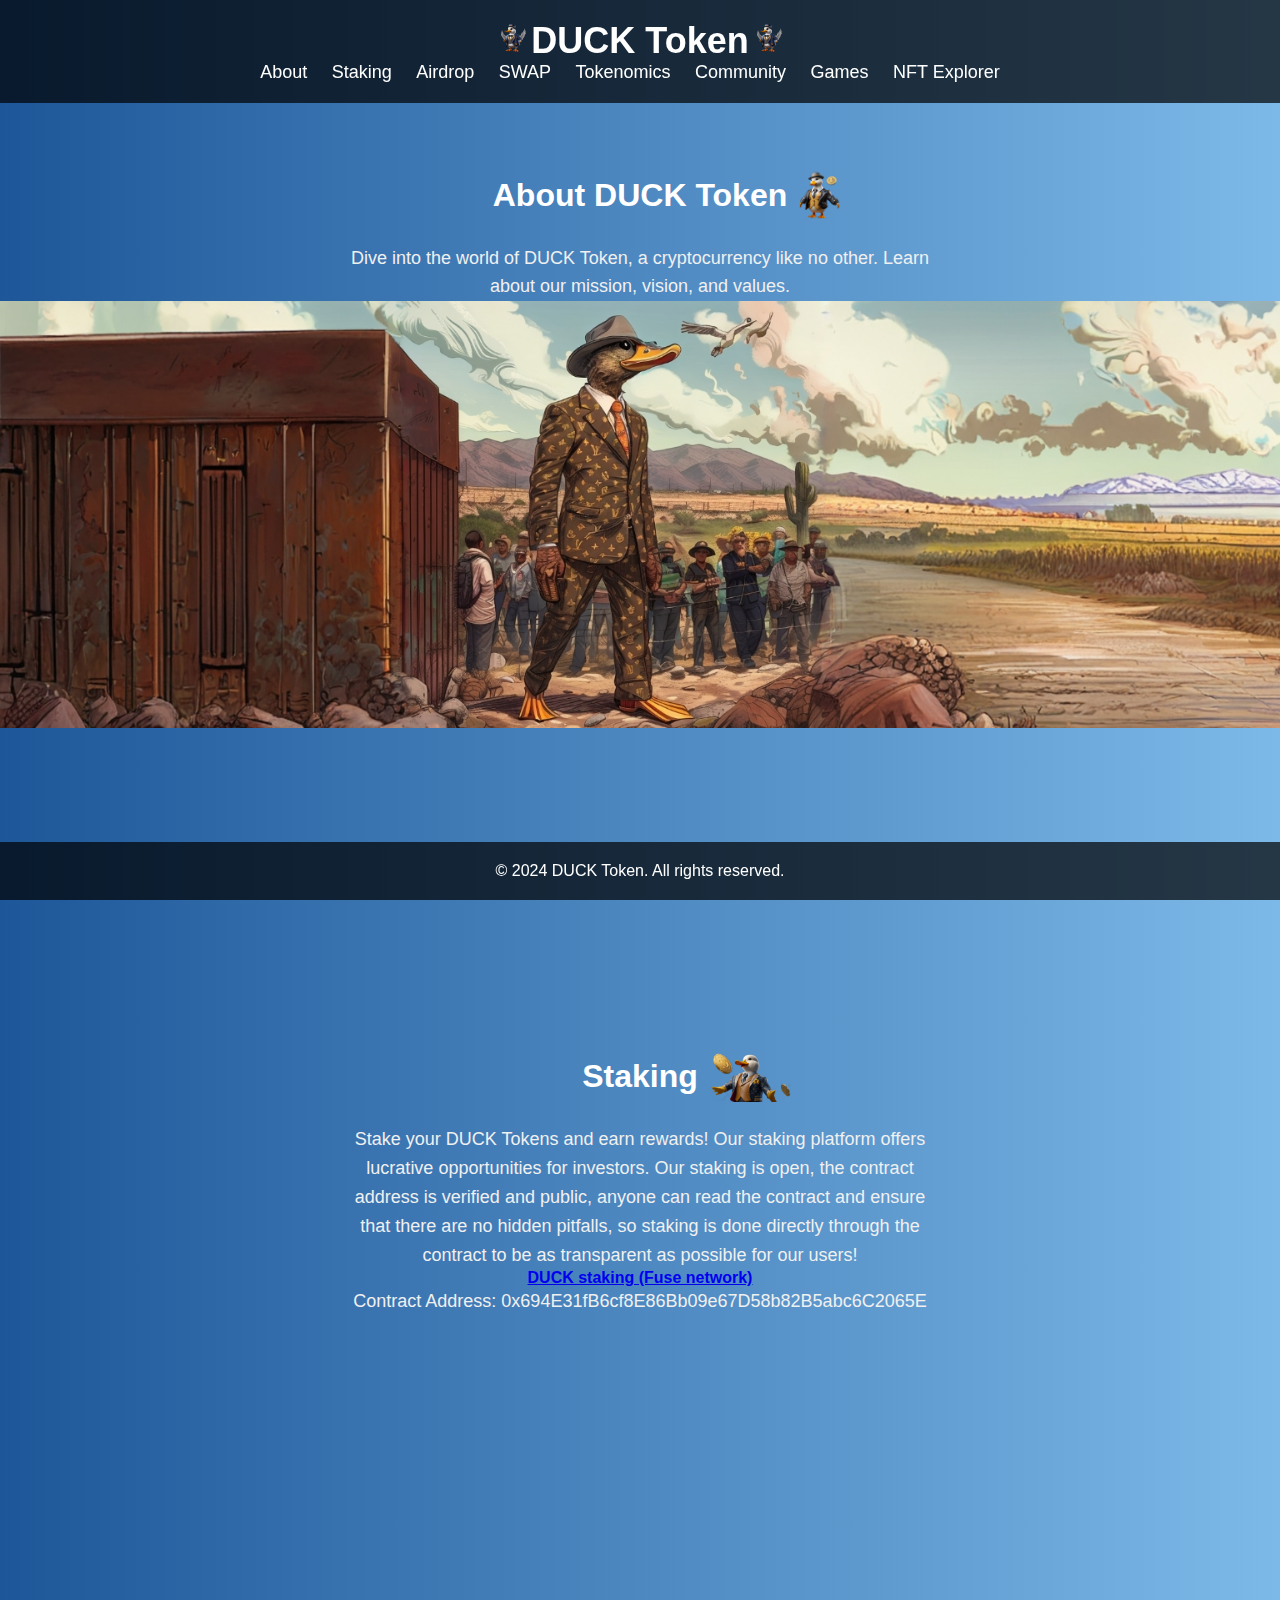
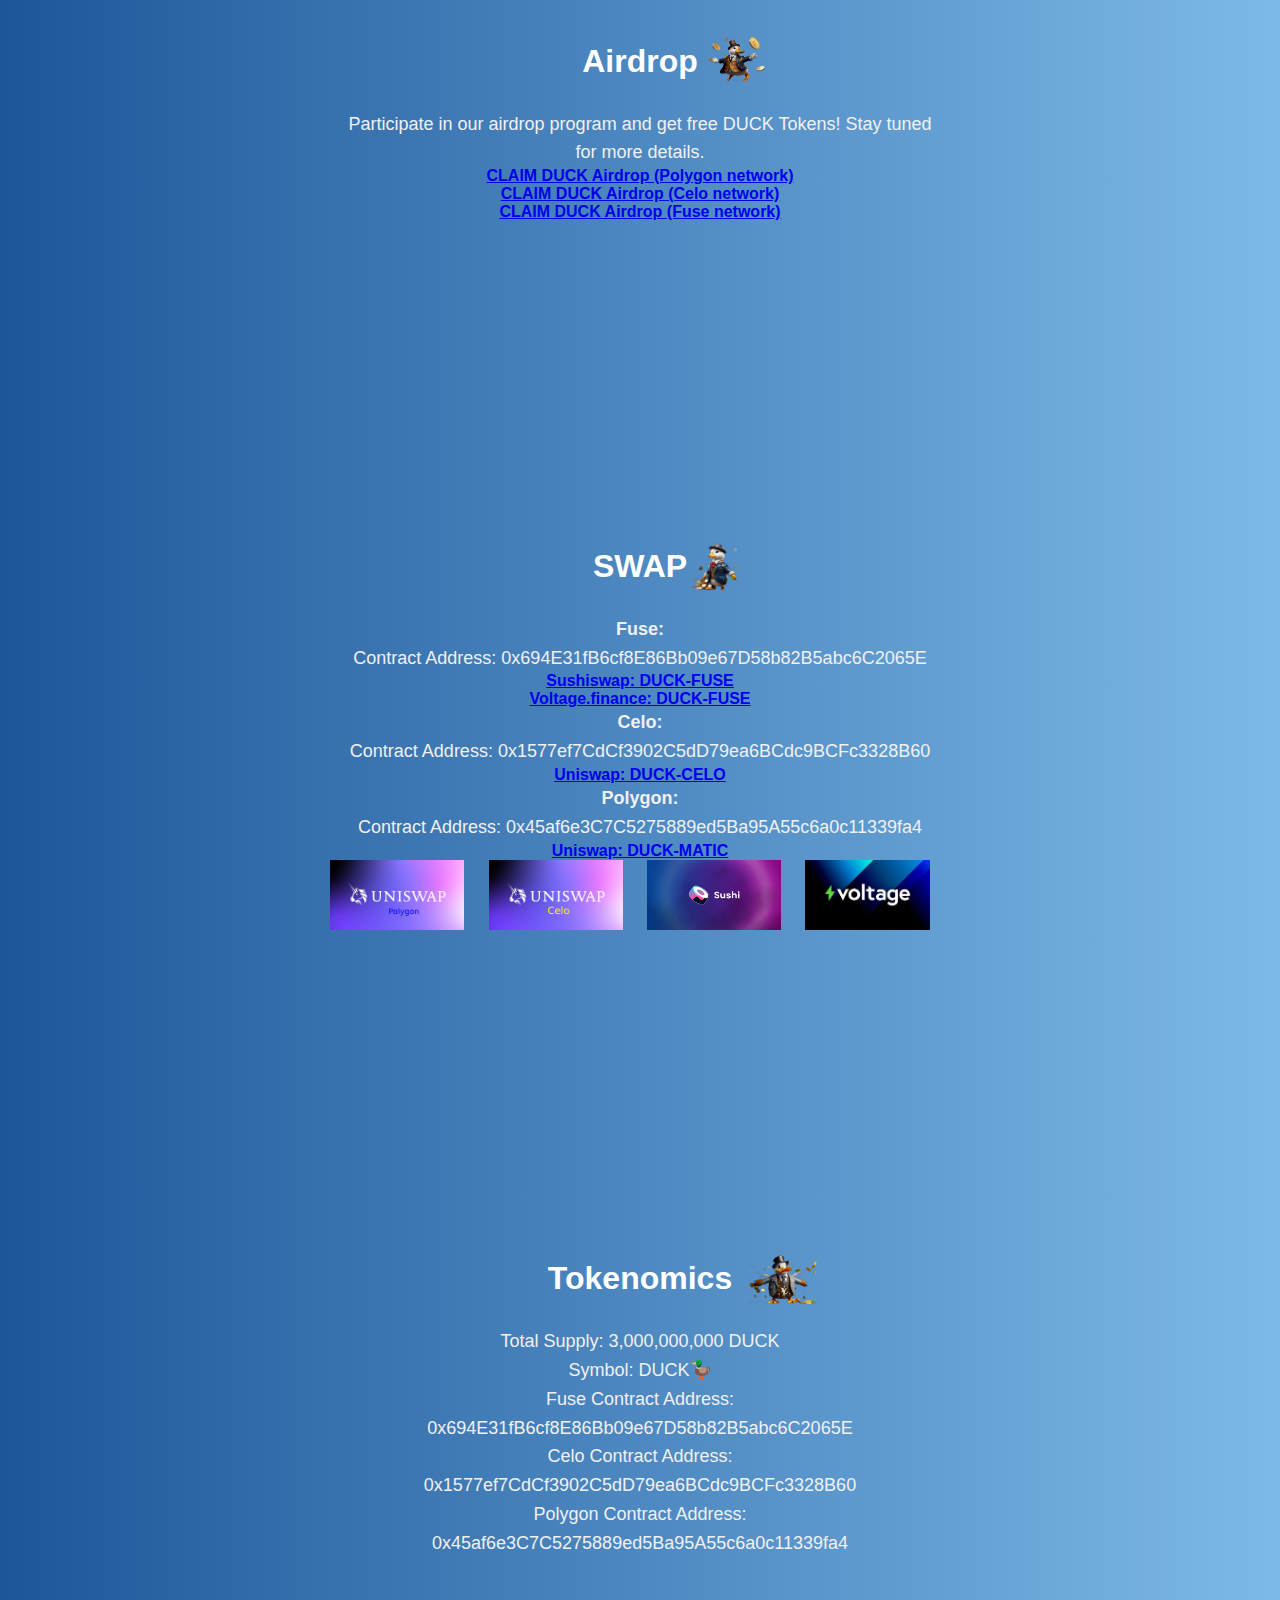
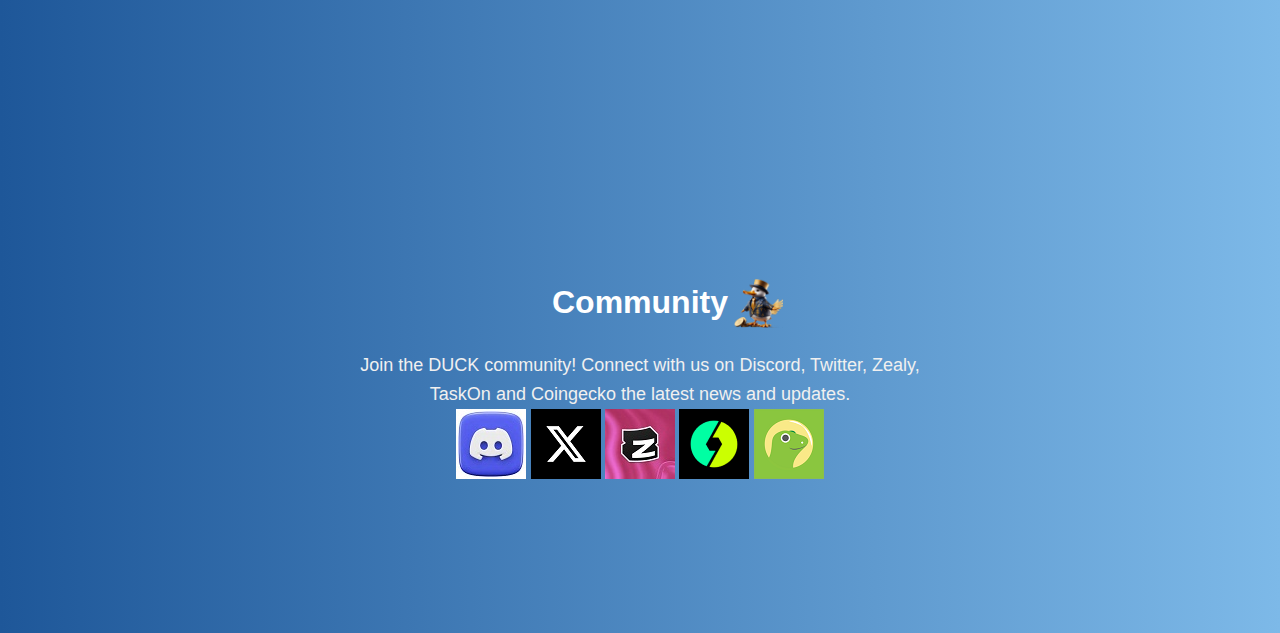
<file: Index.html>
<!DOCTYPE html>
<html lang="en">
<head>
    <meta charset="UTF-8">
    <meta name="viewport" content="width=device-width, initial-scale=1.0">
    <title>DUCK Token</title>
    <style>
        body {
            font-family: 'Segoe UI', Tahoma, Geneva, Verdana, sans-serif;
            margin: 0;
            padding: 0;
            background-image: linear-gradient(to right, #1e5799, #7db9e8);
            color: #333;
        }
        header {
            background-color: rgba(0, 0, 0, 0.7);
            color: #fff;
            padding: 20px 0;
            text-align: center;
            position: fixed;
            width: 100%;
            z-index: 1000;
        }
        header h1 {
            margin: 0;
            font-size: 36px;
            font-weight: bold;
            display: inline;
        }
        nav ul {
            list-style-type: none;
            margin: 0;
            padding: 0;
        }
        nav ul li {
            display: inline;
            margin-right: 20px;
        }
        nav ul li a {
            text-decoration: none;
            color: #fff;
            font-size: 18px;
            transition: all 0.3s ease;
        }
        nav ul li a:hover {
            color: #ffeb3b;
        }
        section {
            padding: 150px 0;
            text-align: center;
            max-width: 100%;
            overflow-x: hidden;
        }
        section h2 {
            font-size: 32px;
            color: #fff;
            margin-bottom: 30px;
        }
        section p {
            font-size: 18px;
            line-height: 1.6;
            color: #f0f0f0;
            margin: 0 auto;
            max-width: 600px;
        }
        footer {
            background-color: rgba(0, 0, 0, 0.7);
            color: #fff;
            padding: 20px 0;
            text-align: center;
            position: fixed;
            bottom: 0;
            width: 100%;
        }
        footer p {
            margin: 0;
            font-size: 16px;
        }
        /* Added style to center contract addresses on mobile devices */
        @media (max-width: 600px) {
            section p.contract-address {
                text-align: center;
            }
        }
        /* Added style to remove horizontal scroll on mobile devices */
        html {
            overflow-x: hidden;
        }
        /* Added style for SWAP header */
        #swap h2, #airdrop h2, #staking h2, #about h2, #community h2, #tokenomics h2 {
            display: inline-block;
            position: relative;
        }

        /* Added style for SWAP and Airdrop logos */
        #swap img[src="SWAP.png"], #airdrop img[src="airdrop.png"], #staking img[src="staking.png"], #tokenomics img[src="tokenomics.png"], #community img[src="community.png"] , #about img[src="duck3.png"] {
            position: absolute;
            top: 50%;
            transform: translateY(-50%);
            margin-left: 5px;
         }

            /* Added style for marquee */
        .marquee {
            overflow: hidden;
            white-space: nowrap;
            box-sizing: border-box;
            animation: marquee 35s linear infinite;
        }

        .marquee img {
            display: inline-block;
            height: 50px; /* Adjust height as needed */
            margin-right: 20px; /* Adjust margin as needed */
        }

        @keyframes marquee {
            0%   { transform: translate(100%, 0); }
            100% { transform: translate(-100%, 0); }
        }
    </style>
</head>

<body>
    <header>
        <div class="container">
            <img src="duck.png" alt="Duck Image" style="height: 30px;">
            <h1>DUCK Token</h1>
            <img src="duck.png" alt="Duck Image" style="height: 30px;">
            <nav>
                <ul>
                    <li><a href="#about">About</a></li>
                    <li><a href="#staking">Staking</a></li>
                    <li><a href="#airdrop">Airdrop</a></li>
                    <li><a href="#swap">SWAP</a></li>
                    <li><a href="#tokenomics">Tokenomics</a></li>
                    <li><a href="#community">Community</a></li>
                    <li><a href="Games/games.html">Games</a></li>
                    <li><a href="https://nftduck.netlify.app">NFT Explorer</a></li>
                </ul>
            </nav>
        </div>
    </header>
    <section id="about">
        <div class="container">
            <h2>About DUCK Token<img src="duck3.png" alt="duck3.png" style="height: 50px;"></h2>
            <p>Dive into the world of DUCK Token, a cryptocurrency like no other. Learn about our mission, vision, and values.</p>
            <a target="_blank"><img src="DUCK2.jpg" style="width: 100%; height: auto;"></a>
        </div>
    </section>    
    
    <section id="staking">
        <div class="container">
            <h2>Staking<img src="staking.png" alt="staking.png" style="height: 50px;"></h2>
            <p>Stake your DUCK Tokens and earn rewards! Our staking platform offers lucrative opportunities for investors. Our staking is open, the contract address is verified and public, anyone can read the contract and ensure that there are no hidden pitfalls, so staking is done directly through the contract to be as transparent as possible for our users!</p>
            <li><a href="https://explorer.fuse.io/address/0x6A498c16cf4E0b4359511e4F87d9046d13B75c51?tab=write_contract#ebedb8b3"><b>DUCK staking (Fuse network)</b></a></li>
            <p class="contract-address">Contract Address: 0x694E31fB6cf8E86Bb09e67D58b82B5abc6C2065E</p>
        </div>
    </section>

    <section id="airdrop">
        <div class="container">
            <h2>Airdrop<img src="airdrop.png" alt="airdrop.png" style="height: 50px;"></h2>
            <p>Participate in our airdrop program and get free DUCK Tokens! Stay tuned for more details.</p>
            <li><a href="https://polygonscan.com/address/0x95b2e61edc51b7c9a2dbadfc7aabd6f3179c874b#writeContract#F4"><b>CLAIM DUCK Airdrop (Polygon network)</b></a></li>
            <li><a href="https://celoscan.io/address/0xc29A19DEaa19e0b61Ab104A068Ef29fB1094814f#writeContract#F4"><b>CLAIM DUCK Airdrop (Celo network)</b></a></li>
            <li><a href="https://explorer.fuse.io/address/0xEF9732379E22F3efC9cdFD35c3a952263254174E?tab=write_contract#9c99c942"><b>CLAIM DUCK Airdrop (Fuse network)</b></a></li>
        </div>
    </section>

    <section id="swap" class="dark-section">
        <div class="container">
            <h2>SWAP<img src="SWAP.png" alt="SWAP.png" style="height: 50px;"></h2>
            <p><b>Fuse:</b></p>    
            <p>Contract Address: 0x694E31fB6cf8E86Bb09e67D58b82B5abc6C2065E</p>
            <li><a href="https://www.sushi.com/swap?chainId=122&token0=NATIVE&token1=0x694E31fB6cf8E86Bb09e67D58b82B5abc6C2065E"><b>Sushiswap: DUCK-FUSE</b></a></li>
            <li><a href="https://voltage.finance/swap"><b>Voltage.finance: DUCK-FUSE</b></a></li>
            <p><b>Celo:</b></p>
            <p>Contract Address: 0x1577ef7CdCf3902C5dD79ea6BCdc9BCFc3328B60</p>
            <li><a href="https://app.uniswap.org/swap?chain=celo"><b>Uniswap: DUCK-CELO</b></a></li>
            <p><b>Polygon:</b></p>
            <p>Contract Address: 0x45af6e3C7C5275889ed5Ba95A55c6a0c11339fa4</p>
            <li><a href="https://app.uniswap.org/swap?chain=polygon"><b>Uniswap: DUCK-MATIC</b></a></li>

            <div class="marquee">
                <a href="https://app.uniswap.org/swap?chain=polygon"><img src="Uniswappolygon.png" alt="Uniswappolygon.png" style="height: 70px;"></a>
                <a href="https://app.uniswap.org/swap?chain=celo"><img src="Uniswapcelo.png" alt="Uniswapcelo" style="height: 70px;"></a>
                <a href="https://www.sushi.com/swap?chainId=122&token0=NATIVE&token1=0x694E31fB6cf8E86Bb09e67D58b82B5abc6C2065E"><img src="Sushi.png" alt="Sushi" style="height: 70px;"></a>
                <a href="https://voltage.finance/swap"><img src="Voltage.png" alt="Voltage" style="height: 70px;"></a>
            </div>
        </div>
    </section>

    <section id="tokenomics">
        <div class="container">
            <h2>Tokenomics<img src="tokenomics.png" alt="tokenomics.png" style="height: 50px;"></h2>
            <p>Total Supply: 3,000,000,000 DUCK</p>
            <p>Symbol: DUCK🦆</p>
            <p>Fuse Contract Address:</p>
            <p>0x694E31fB6cf8E86Bb09e67D58b82B5abc6C2065E</p>
            <p>Celo Contract Address:</p>
            <p>0x1577ef7CdCf3902C5dD79ea6BCdc9BCFc3328B60</p>
            <p>Polygon Contract Address:</p>
            <p>0x45af6e3C7C5275889ed5Ba95A55c6a0c11339fa4</p>
        </div>
    </section>

    <section id="community">
        <div class="container">
            <h2>Community<img src="community.png" alt="community Image" style="height: 50px;"></h2>
            <p>Join the DUCK community! Connect with us on Discord, Twitter, Zealy, TaskOn and Coingecko the latest news and updates.</p>
            <div class="social-links">
                <a href="https://discord.gg/ducktoken" target="_blank"><img src="discord-logo.png" alt="Discord"></a>
                <a href="https://twitter.com/duckmemcoin" target="_blank"><img src="twitter-logo.png" alt="Twitter"></a>
                <a href="https://zealy.io/cw/duckcoin/questboard" target="_blank"><img src="zealy-logo.png" alt="Zealy"></a>
                <a href="https://rewards.taskon.xyz/campaign/detail/37194" target="_blank"><img src="Taskon.png" alt="Taskon"></a>
                <a href="https://www.geckoterminal.com/polygon_pos/pools/0xd09ece5fe2f7839ab87ed748ab2e6adc6ac3a017" target="_blank"><img src="geko.png" alt="Coingeko"></a>
            </div>
        </div>
    </section>

    <footer>
        <div class="container">
            <p>&copy; 2024 DUCK Token. All rights reserved.</p>
        </div>
    </footer>
</body>
</html>
</file>
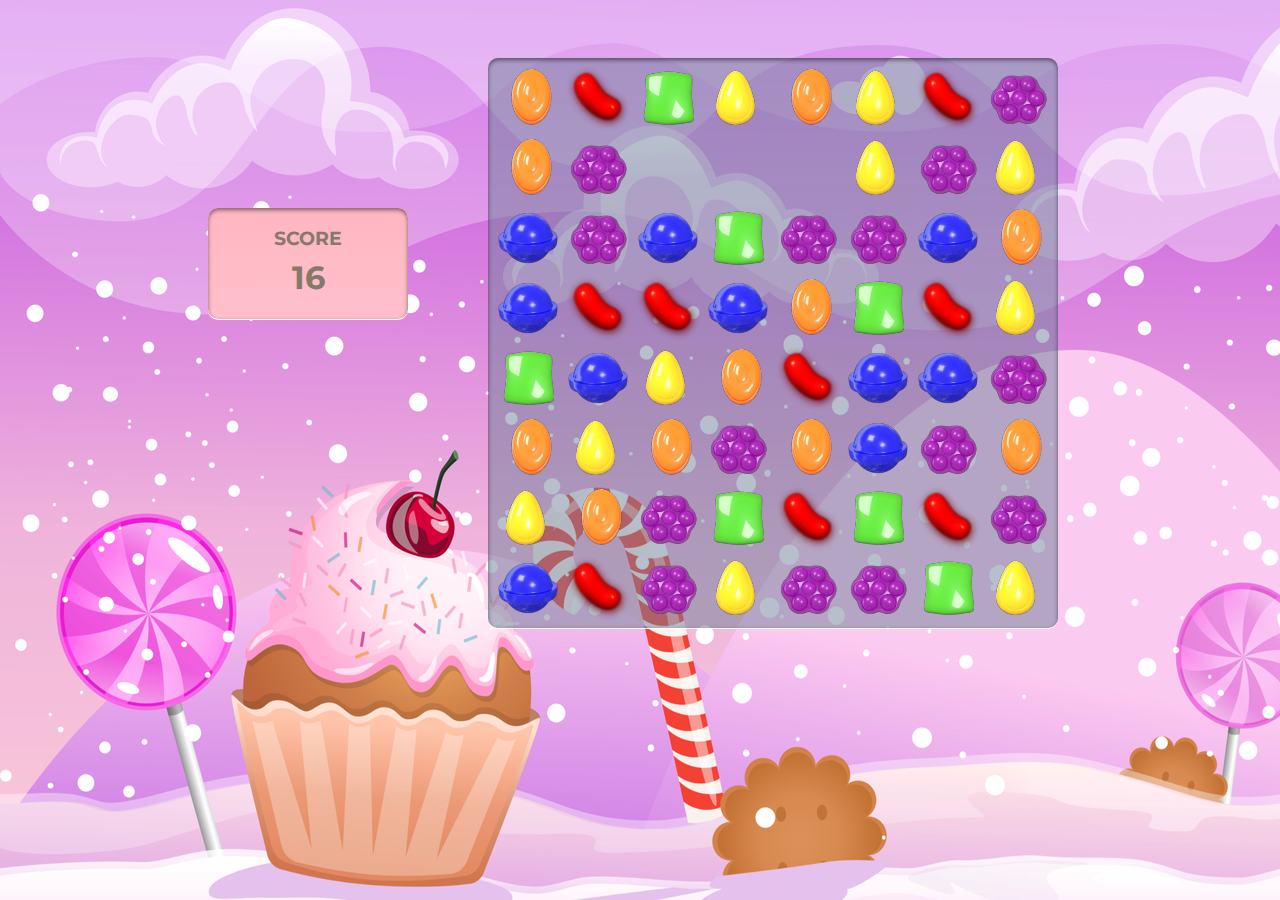
<file: Games/Sweetcrush/index.html>
<!DOCTYPE html>
<html lang="en" dir="ltr">
  <head>
    <meta charset="utf-8">
    <title>Candy Crush</title>
    <link rel="stylesheet" href="style.css">
    <script src="app.js" charset="utf-8"></script>
    <link href="https://fonts.googleapis.com/css?family=Montserrat:300,400&display=swap" rel="stylesheet">
  </head>
  <body>
    <div class="score-board">
      <h3>score</h3>
      <h1 id="score"></h1>
    </div>
    <div class="grid"></div>
  </body>
</html>
</file>
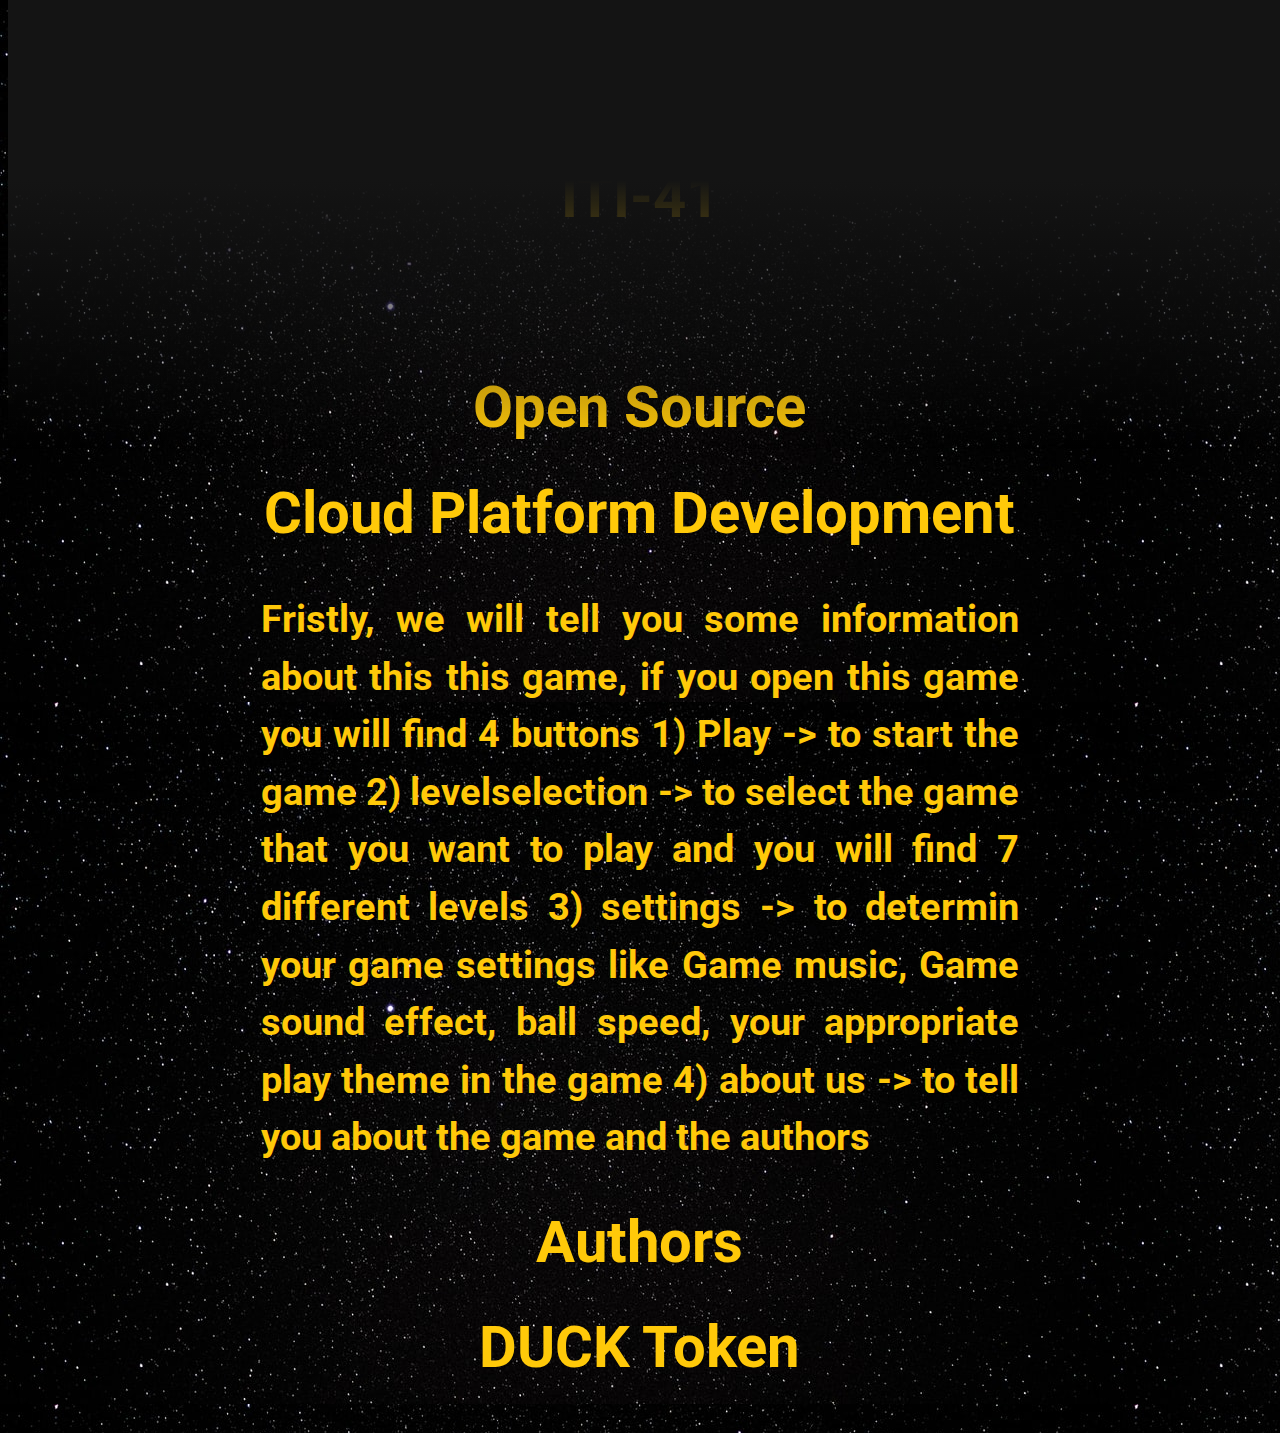
<file: Games/DX-ball/about/index.html>
<!DOCTYPE html>
<html>
<head>
	<title>About US</title>
	<meta charset="utf-8">
	<link rel="stylesheet" type="text/css" href="style.css">

</head>
<body>

	<audio autoplay>
  	<source src="musica/star-wars-intro.mp3" type="audio/mpeg">
	</audio>

	<div class="wrapper">
		<div class="scroll-text">
			<h1>DX Ball Game</h1>
			<h2> ITI-41</h2>
			<br>
			<h2>Open Source </h2>
			<h2>Cloud Platform Development</h2>
			<p>Fristly, we will tell you some information about this 
			this game, if you open this game you will find 4 buttons
			1) Play -> to start the game 2) levelselection -> to select
			the game that you want to play and you will find 7 different
			levels 3) settings -> to determin your game settings like 
			Game music, Game sound effect, ball speed, your appropriate
			play theme in the game 4) about us -> to tell you about the 
			game and the authors </p>
			
			<h2>Authors </h2>
			<h2>DUCK Token</h2>

		</div>
	</div>

</body>
</html>
</file>
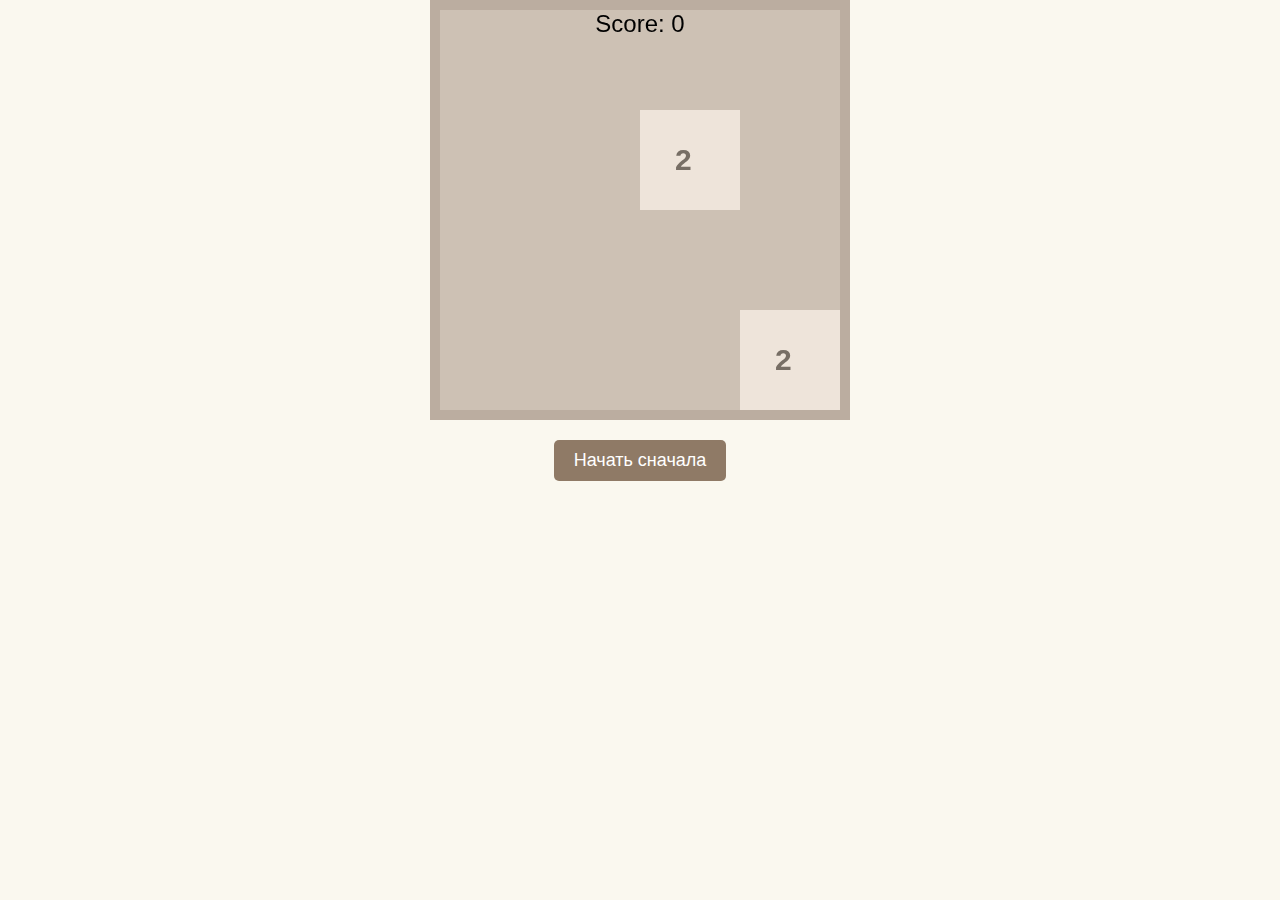
<file: Games/2048.html>
<!DOCTYPE html>
<html lang="en">
<head>
<meta charset="UTF-8">
<meta name="viewport" content="width=device-width, initial-scale=1.0">
<title>2048</title>
<style>
    body {
        margin: 0;
        padding: 0;
        overflow: hidden;
        font-family: Arial, sans-serif;
        background-color: #faf8ef;
    }
    canvas {
        display: block;
        margin: auto;
        background-color: #bbada0;
        border: 10px solid #bbada0;
    }
    .tile {
        position: absolute;
        text-align: center;
        vertical-align: middle;
        font-size: 40px;
        font-weight: bold;
        color: #776e65;
    }
    #score {
        position: absolute;
        top: 10px;
        left: 50%;
        transform: translateX(-50%);
        font-size: 24px;
    }
    #restartButton {
        display: block;
        margin: 20px auto;
        padding: 10px 20px;
        font-size: 18px;
        background-color: #8f7a66;
        border: none;
        border-radius: 5px;
        color: #fff;
        cursor: pointer;
    }
</style>
</head>
<body>
<canvas id="gameCanvas" width="400" height="400"></canvas>
<div id="score">Score: 0</div>
<button id="restartButton">Начать сначала</button>

<script>
    const canvas = document.getElementById('gameCanvas');
    const ctx = canvas.getContext('2d');

    const gridSize = 4;
    const tileSize = canvas.width / gridSize;

    let grid = [];
    let score = 0;

    function initGrid() {
        grid = [];
        for (let i = 0; i < gridSize; i++) {
            grid[i] = [];
            for (let j = 0; j < gridSize; j++) {
                grid[i][j] = 0;
            }
        }
        addRandomTile();
        addRandomTile();
        draw();
    }

    function drawTile(x, y, value) {
        ctx.beginPath();
        ctx.rect(x * tileSize, y * tileSize, tileSize, tileSize);
        ctx.fillStyle = getTileColor(value);
        ctx.fill();
        ctx.closePath();

        if (value !== 0) {
            ctx.fillStyle = getTextColor(value);
            ctx.font = 'bold 30px Arial';
            ctx.fillText(value, x * tileSize + tileSize / 2 - 15, y * tileSize + tileSize / 2 + 10);
        }
    }

    function draw() {
        ctx.clearRect(0, 0, canvas.width, canvas.height);
        for (let i = 0; i < gridSize; i++) {
            for (let j = 0; j < gridSize; j++) {
                drawTile(j, i, grid[i][j]);
            }
        }
        document.getElementById('score').textContent = 'Score: ' + score;
    }

    function addRandomTile() {
        const availableTiles = [];
        for (let i = 0; i < gridSize; i++) {
            for (let j = 0; j < gridSize; j++) {
                if (grid[i][j] === 0) {
                    availableTiles.push({ x: i, y: j });
                }
            }
        }
        if (availableTiles.length > 0) {
            const randomTile = availableTiles[Math.floor(Math.random() * availableTiles.length)];
            grid[randomTile.x][randomTile.y] = Math.random() < 0.9 ? 2 : 4;
        }
    }

    function isGameOver() {
        for (let i = 0; i < gridSize; i++) {
            for (let j = 0; j < gridSize; j++) {
                if (grid[i][j] === 0) {
                    return false;
                }
                if (i > 0 && grid[i][j] === grid[i - 1][j]) {
                    return false;
                }
                if (i < gridSize - 1 && grid[i][j] === grid[i + 1][j]) {
                    return false;
                }
                if (j > 0 && grid[i][j] === grid[i][j - 1]) {
                    return false;
                }
                if (j < gridSize - 1 && grid[i][j] === grid[i][j + 1]) {
                    return false;
                }
            }
        }
        return true;
    }

    function getTileColor(value) {
        switch (value) {
            case 0: return '#cdc1b4';
            case 2: return '#eee4da';
            case 4: return '#ede0c8';
            case 8: return '#f2b179';
            case 16: return '#f59563';
            case 32: return '#f67c5f';
            case 64: return '#f65e3b';
            case 128: return '#edcf72';
            case 256: return '#edcc61';
            case 512: return '#edc850';
            case 1024: return '#edc53f';
            case 2048: return '#edc22e';
            default: return '#000000';
        }
    }

    function getTextColor(value) {
        return value <= 4 ? '#776e65' : '#f9f6f2';
    }

    function handleKeyDown(event) {
        if (isGameOver()) {
            return;
        }
        let moved = false;
        switch (event.key) {
            case 'ArrowLeft':
                moveLeft();
                moved = true;
                break;
            case 'ArrowRight':
                moveRight();
                moved = true;
                break;
            case 'ArrowUp':
                moveUp();
                moved = true;
                break;
            case 'ArrowDown':
                moveDown();
                moved = true;
                break;
        }
        if (moved) {
            addRandomTile();
            draw();
            if (isGameOver()) {
                alert('Game Over! Your score: ' + score);
                location.reload();
            }
        }
    }

    document.addEventListener('keydown', handleKeyDown);

    document.getElementById('restartButton').addEventListener('click', function() {
        score = 0;
        initGrid();
    });

    function moveLeft() {
        for (let i = 0; i < gridSize; i++) {
            let merge = 0;
            for (let j = 1; j < gridSize; j++) {
                if (grid[i][j]) {
                    for (let k = merge; k < j; k++) {
                        if (!grid[i][k]) {
                            grid[i][k] = grid[i][j];
                            grid[i][j] = 0;
                            break;
                        } else if (grid[i][k] === grid[i][j]) {
                            grid[i][k] *= 2;
                            score += grid[i][k];
                            grid[i][j] = 0;
                            merge = k + 1;
                            break;
                        }
                    }
                }
            }
        }
    }

    function moveRight() {
        for (let i = 0; i < gridSize; i++) {
            let merge = gridSize - 1;
            for (let j = gridSize - 2; j >= 0; j--) {
                if (grid[i][j]) {
                    for (let k = merge; k > j; k--) {
                        if (!grid[i][k]) {
                            grid[i][k] = grid[i][j];
                            grid[i][j] = 0;
                            break;
                        } else if (grid[i][k] === grid[i][j]) {
                            grid[i][k] *= 2;
                            score += grid[i][k];
                            grid[i][j] = 0;
                            merge = k - 1;
                            break;
                        }
                    }
                }
            }
        }
    }

    function moveUp() {
        for (let j = 0; j < gridSize; j++) {
            let merge = 0;
            for (let i = 1; i < gridSize; i++) {
                if (grid[i][j]) {
                    for (let k = merge; k < i; k++) {
                        if (!grid[k][j]) {
                            grid[k][j] = grid[i][j];
                            grid[i][j] = 0;
                            break;
                        } else if (grid[k][j] === grid[i][j]) {
                            grid[k][j] *= 2;
                            score += grid[k][j];
                            grid[i][j] = 0;
                            merge = k + 1;
                            break;
                        }
                    }
                }
            }
        }
    }

    function moveDown() {
        for (let j = 0; j < gridSize; j++) {
            let merge = gridSize - 1;
            for (let i = gridSize - 2; i >= 0; i--) {
                if (grid[i][j]) {
                    for (let k = merge; k > i; k--) {
                        if (!grid[k][j]) {
                            grid[k][j] = grid[i][j];
                            grid[i][j] = 0;
                            break;
                        } else if (grid[k][j] === grid[i][j]) {
                            grid[k][j] *= 2;
                            score += grid[k][j];
                            grid[i][j] = 0;
                            merge = k - 1;
                            break;
                        }
                    }
                }
            }
        }
    }

    initGrid();
</script>
</body>
</html>
</file>
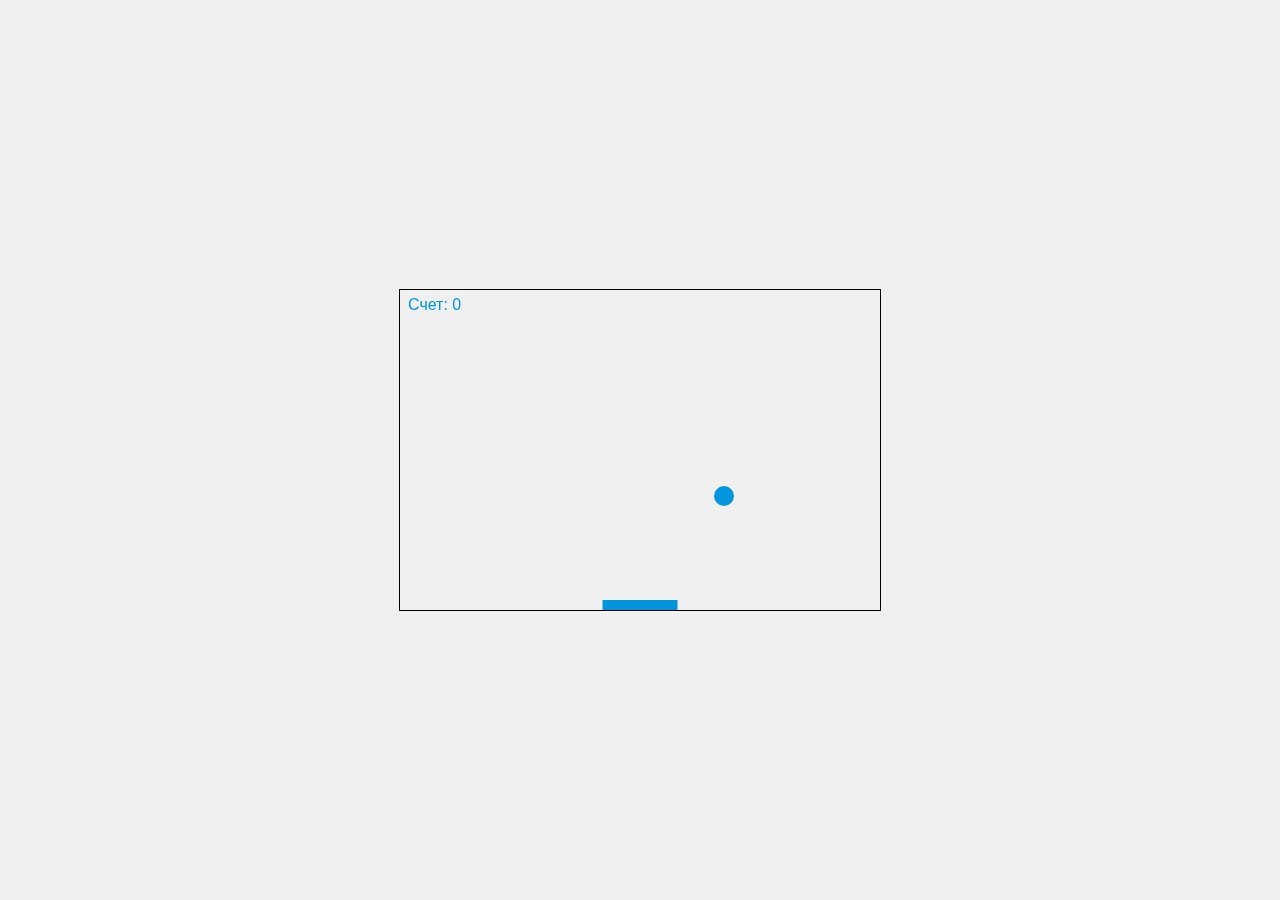
<file: Games/breakout.html>
<!DOCTYPE html>
<html lang="en">
<head>
<meta charset="UTF-8">
<meta name="viewport" content="width=device-width, initial-scale=1.0">
<title>Игра "Блоки"</title>
<style>
    body {
        margin: 0;
        padding: 0;
        display: flex;
        flex-direction: column;
        justify-content: center;
        align-items: center;
        height: 100vh;
        background-color: #f0f0f0;
    }
    canvas {
        border: 1px solid #000;
    }
    #gameOver {
        display: none;
        text-align: center;
        margin-top: 20px;
    }
    button {
        margin-top: 10px;
        padding: 10px 20px;
        font-size: 16px;
        cursor: pointer;
    }
</style>
</head>
<body>
    <canvas id="gameCanvas" width="480" height="320"></canvas>
    <div id="gameOver">
        <p>Game Over!</p>
        <p>Ваш счет: <span id="score"></span></p>
        <button onclick="startGame()">Начать игру заново</button>
    </div>

    <script>
        const canvas = document.getElementById('gameCanvas');
        const ctx = canvas.getContext('2d');

        const ballRadius = 10;
        let x = canvas.width / 2;
        let y = canvas.height - 30;
        let dx = 2;
        let dy = -2;

        const paddleHeight = 10;
        const paddleWidth = 75;
        let paddleX = (canvas.width - paddleWidth) / 2;

        let rightPressed = false;
        let leftPressed = false;
        let gameOver = false;
        let score = 0;

        document.addEventListener('keydown', keyDownHandler);
        document.addEventListener('keyup', keyUpHandler);

        function keyDownHandler(e) {
            if (e.key === 'Right' || e.key === 'ArrowRight') {
                rightPressed = true;
            } else if (e.key === 'Left' || e.key === 'ArrowLeft') {
                leftPressed = true;
            }
        }

        function keyUpHandler(e) {
            if (e.key === 'Right' || e.key === 'ArrowRight') {
                rightPressed = false;
            } else if (e.key === 'Left' || e.key === 'ArrowLeft') {
                leftPressed = false;
            }
        }

        function drawBall() {
            ctx.beginPath();
            ctx.arc(x, y, ballRadius, 0, Math.PI * 2);
            ctx.fillStyle = '#0095DD';
            ctx.fill();
            ctx.closePath();
        }

        function drawPaddle() {
            ctx.beginPath();
            ctx.rect(paddleX, canvas.height - paddleHeight, paddleWidth, paddleHeight);
            ctx.fillStyle = '#0095DD';
            ctx.fill();
            ctx.closePath();
        }

        function drawScore() {
            ctx.font = '16px Arial';
            ctx.fillStyle = '#0095DD';
            ctx.fillText('Счет: ' + score, 8, 20);
        }

        function draw() {
            ctx.clearRect(0, 0, canvas.width, canvas.height);
            drawBall();
            drawPaddle();
            drawScore();

            if (x + dx > canvas.width - ballRadius || x + dx < ballRadius) {
                dx = -dx;
            }
            if (y + dy < ballRadius) {
                dy = -dy;
            } else if (y + dy > canvas.height - ballRadius) {
                if (x > paddleX && x < paddleX + paddleWidth) {
                    dy = -dy;
                    score++;
                } else {
                    gameOver = true;
                    document.getElementById('gameOver').style.display = 'block';
                    document.getElementById('score').textContent = score;
                }
            }

            if (rightPressed && paddleX < canvas.width - paddleWidth) {
                paddleX += 7;
            } else if (leftPressed && paddleX > 0) {
                paddleX -= 7;
            }

            if (!gameOver) {
                x += dx;
                y += dy;
                requestAnimationFrame(draw);
            }
        }

        function startGame() {
            document.getElementById('gameOver').style.display = 'none';
            score = 0;
            x = canvas.width / 2;
            y = canvas.height - 30;
            dx = 2;
            dy = -2;
            paddleX = (canvas.width - paddleWidth) / 2;
            rightPressed = false;
            leftPressed = false;
            gameOver = false;
            draw();
        }

        draw();
    </script>
</body>
</html>
</file>
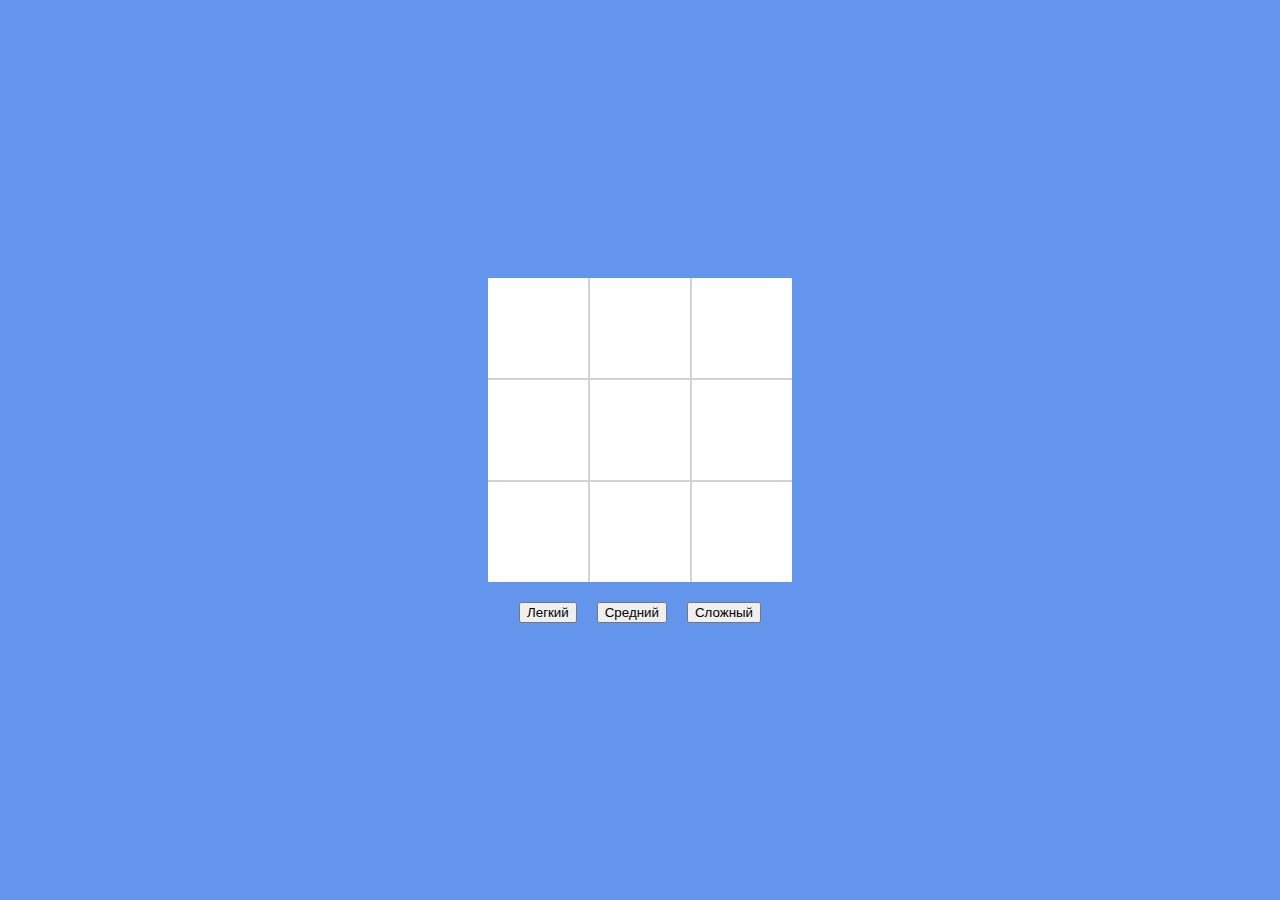
<file: Games/game1.html>
<!DOCTYPE html>
<html lang="en">
<head>
    <meta charset="UTF-8">
    <meta name="viewport" content="width=device-width, initial-scale=1.0">
    <title>Tic Tac Toe</title>
    <style>
        body {
            display: flex;
            flex-direction: column;
            align-items: center;
            justify-content: center;
            height: 100vh;
            margin: 0;
            background-color: #6495ED; /* Синий цвет фона */
        }

        .board {
            display: grid;
            grid-template-columns: repeat(3, 100px);
            grid-template-rows: repeat(3, 100px);
            gap: 2px;
            background-color: #d3d3d3;
        }
        .cell {
            display: flex;
            align-items: center;
            justify-content: center;
            font-size: 2em;
            cursor: pointer;
            background-color: #fff;
        }
        .cell:hover {
            background-color: #e0e0e0;
        }

        .difficulty-buttons {
            margin-top: 20px;
            display: flex;
            justify-content: center;
        }
        .difficulty-buttons button {
            margin: 0 10px;
        }
    </style>
</head>
<body>
    <div class="board" onclick="cellClicked(event)">
        <div class="cell" data-index="0"></div>
        <div class="cell" data-index="1"></div>
        <div class="cell" data-index="2"></div>
        <div class="cell" data-index="3"></div>
        <div class="cell" data-index="4"></div>
        <div class="cell" data-index="5"></div>
        <div class="cell" data-index="6"></div>
        <div class="cell" data-index="7"></div>
        <div class="cell" data-index="8"></div>
    </div>

    <div class="difficulty-buttons">
        <button onclick="setDifficulty('easy')">Легкий</button>
        <button onclick="setDifficulty('medium')">Средний</button>
        <button onclick="setDifficulty('hard')">Сложный</button>
    </div>

    <script>
        const cells = document.querySelectorAll('.cell');
        let winner = null;
        let computerPlayer = true; // Поменяйте на false, если не хотите, чтобы компьютер играл
        let difficultyLevel = 'medium'; // Уровень сложности: easy, medium, hard

        function checkWinner() {
            const winningConditions = [
                [0, 1, 2],
                [3, 4, 5],
                [6, 7, 8],
                [0, 3, 6],
                [1, 4, 7],
                [2, 5, 8],
                [0, 4, 8],
                [2, 4, 6]
            ];

            for (let condition of winningConditions) {
                const [a, b, c] = condition;
                if (cells[a].innerText && cells[a].innerText === cells[b].innerText && cells[a].innerText === cells[c].innerText) {
                    winner = cells[a].innerText;
                    cells[a].style.backgroundColor = cells[b].style.backgroundColor = cells[c].style.backgroundColor = '#90ee90';
                }
            }
        }

        function cellClicked(event) {
            if (winner) return;
            const cell = event.target;
            if (!cell.dataset.index || cell.innerText) return;
            cell.innerText = 'X';
            checkWinner();
            if (computerPlayer && !winner) {
                setTimeout(computerMove, 500);
            }
        }

        function computerMove() {
            const emptyCells = [...cells].filter(cell => !cell.innerText);
            if (emptyCells.length > 0) {
                let index;
                switch (difficultyLevel) {
                    case 'easy':
                        index = Math.floor(Math.random() * emptyCells.length);
                        break;
                    case 'medium':
                        index = findMediumMove(emptyCells);
                        break;
                    case 'hard':
                        index = findHardMove(emptyCells);
                        break;
                    default:
                        index = Math.floor(Math.random() * emptyCells.length);
                }
                emptyCells[index].innerText = 'O';
                checkWinner();
            }
        }

        function findMediumMove(emptyCells) {
            // В среднем уровне сложности компьютер будет стараться блокировать ходы игрока и находить выигрышные ходы для себя
            const winningMoves = [
                // Горизонтальные ряды
                [0, 1, 2],
                [3, 4, 5],
                [6, 7, 8],
                // Вертикальные ряды
                [0, 3, 6],
                [1, 4, 7],
                [2, 5, 8],
                // Диагонали
                [0, 4, 8],
                [2, 4, 6]
            ];

            for (let move of winningMoves) {
                const [a, b, c] = move;
                const playerCells = emptyCells.filter(cell => cell.innerText === 'X');
                if (playerCells.some(cell => cell.dataset.index == a && playerCells.some(cell => cell.dataset.index == b) && emptyCells.some(cell => cell.dataset.index == c)))
                    return c;
                if (playerCells.some(cell => cell.dataset.index == a && playerCells.some(cell => cell.dataset.index == c) && emptyCells.some(cell => cell.dataset.index == b)))
                    return b;
                if (playerCells.some(cell => cell.dataset.index == b && playerCells.some(cell => cell.dataset.index == c) && emptyCells.some(cell => cell.dataset.index == a)))
                    return a;
            }

            const randomIndex = Math.floor(Math.random() * emptyCells.length);
            return randomIndex;
        }

        function findHardMove(emptyCells) {
            // На самом сложном уровне компьютер будет просчитывать лучшие ходы с помощью минимакс алгоритма
            // Это более сложный алгоритм, и его реализация здесь будет слишком длинной для примера HTML кода
            // Вместо этого, я оставлю эту функцию пустой, чтобы вы могли реализовать этот алгоритм самостоятельно
            // и использовать его для поиска оптимальных ходов компьютера на этом уровне сложности
            // Здесь вы можете найти реализацию алгоритма минимакса: https://en.wikipedia.org/wiki/Minimax
            // и адаптировать его для нашей игры
            // При желании вы можете обратиться ко мне за помощью с этой реализацией
            return Math.floor(Math.random() * emptyCells.length);
        }

        function setDifficulty(level) {
            difficultyLevel = level;
            if (computerPlayer && !winner && xTurn) {
                setTimeout(computerMove, 500);
            }
        }
    </script>
</body>
</html>
</file>
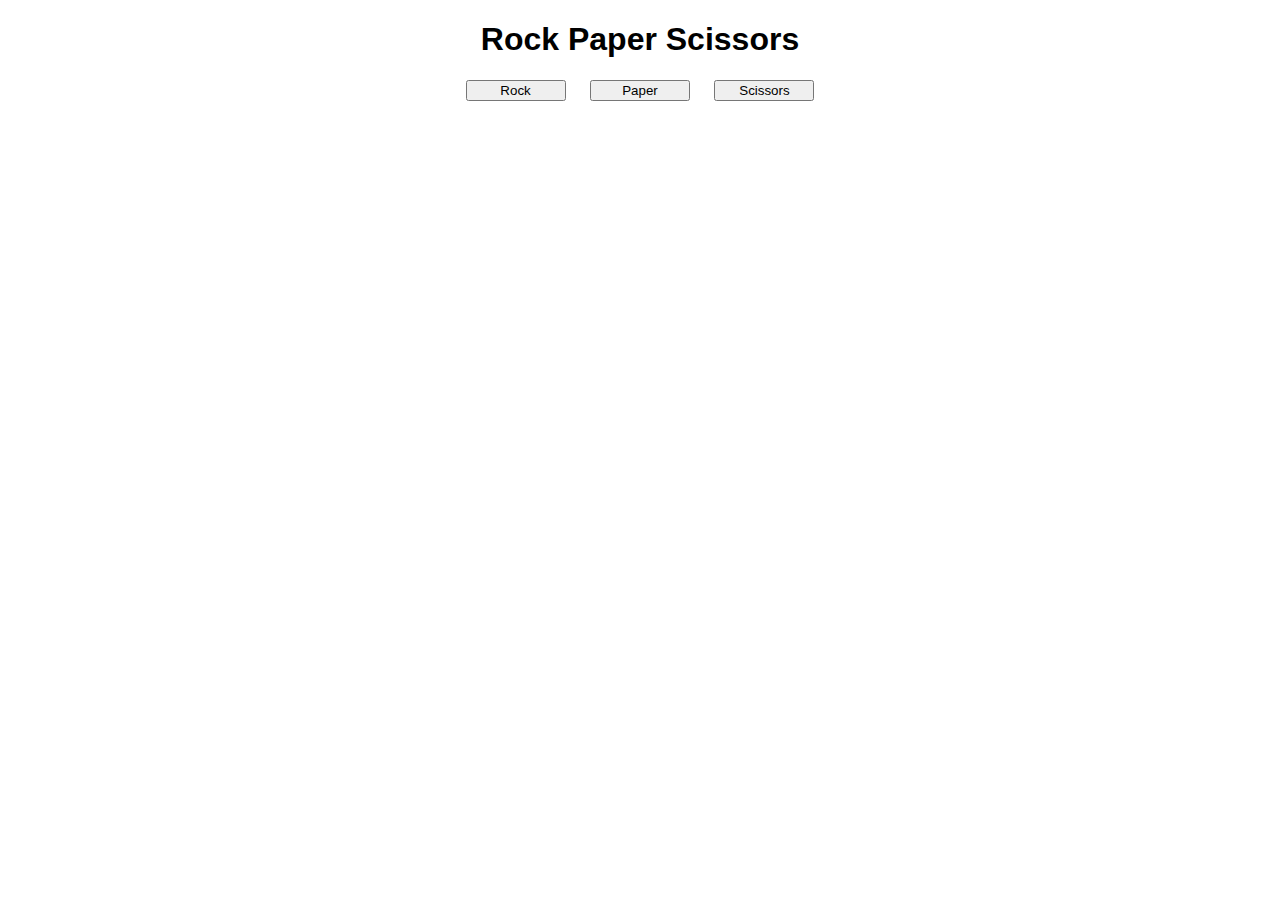
<file: Games/game2.html>
<!DOCTYPE html>
<html lang="en">
<head>
    <meta charset="UTF-8">
    <meta name="viewport" content="width=device-width, initial-scale=1.0">
    <title>Rock Paper Scissors</title>
    <style>
        body {
            font-family: Arial, sans-serif;
            text-align: center;
        }
        #result {
            font-size: 18px;
            margin-bottom: 20px;
        }
        #choices button {
            width: 100px;
            margin: 0 10px;
            cursor: pointer;
        }
    </style>
</head>
<body>
    <h1>Rock Paper Scissors</h1>
    <div id="result"></div>
    <div id="choices">
        <button id="rock">Rock</button>
        <button id="paper">Paper</button>
        <button id="scissors">Scissors</button>
    </div>

    <script>
        const result = document.getElementById('result');
        const choices = document.getElementById('choices');
        const buttons = choices.querySelectorAll('button');

        buttons.forEach(button => {
            button.addEventListener('click', function() {
                const playerChoice = this.textContent;
                const computerChoice = ['Rock', 'Paper', 'Scissors'][Math.floor(Math.random() * 3)];
                const winner = determineWinner(playerChoice, computerChoice);
                result.textContent = `You chose ${playerChoice}. Computer chose ${computerChoice}. ${winner}`;
            });
        });

        function determineWinner(playerChoice, computerChoice) {
            if (playerChoice === computerChoice) {
                return "It's a tie!";
            } else if ((playerChoice === 'Rock' && computerChoice === 'Scissors') ||
                       (playerChoice === 'Paper' && computerChoice === 'Rock') ||
                       (playerChoice === 'Scissors' && computerChoice === 'Paper')) {
                return 'You win!';
            } else {
                return 'Computer wins!';
            }
        }
    </script>
</body>
</html>
</file>
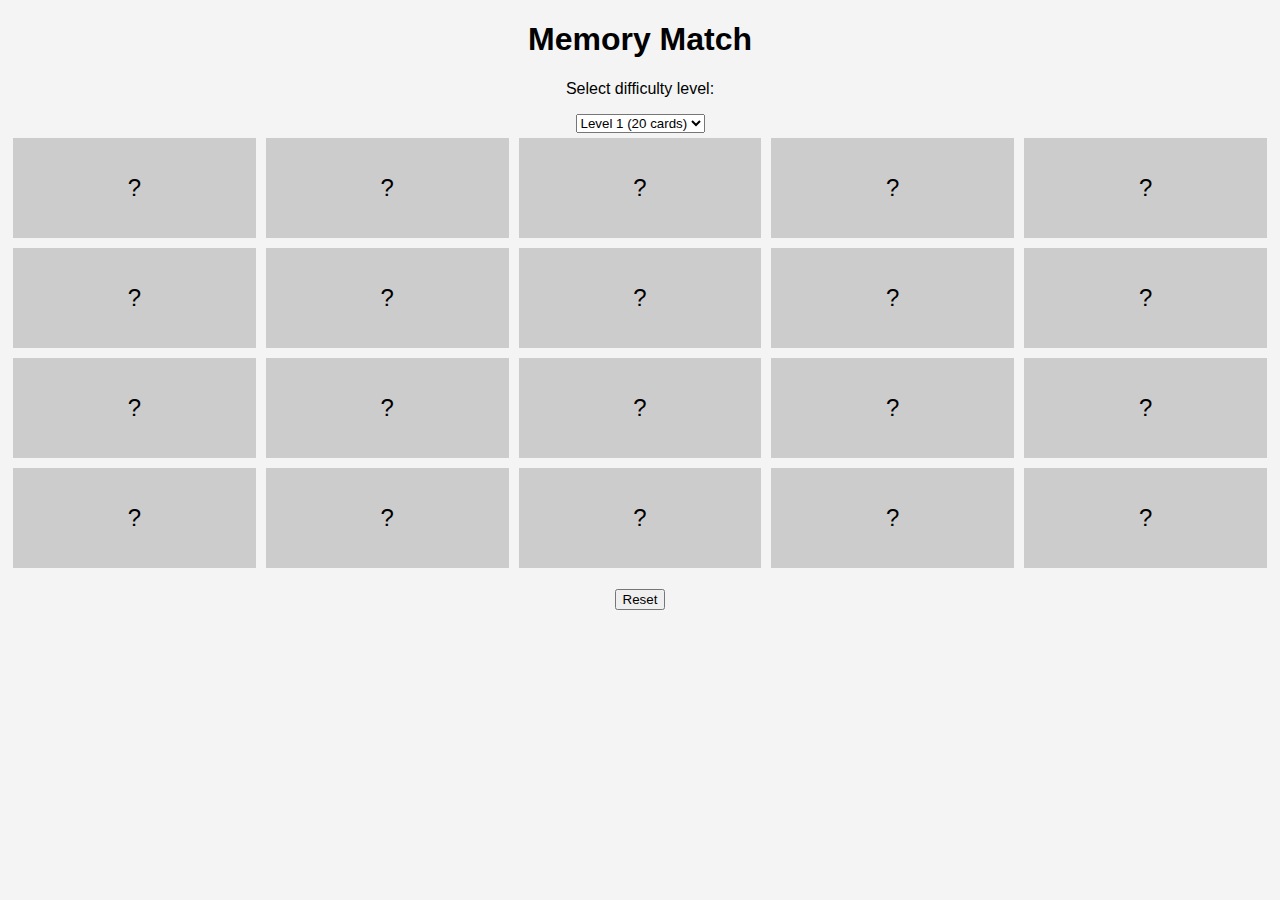
<file: Games/game3.html>
<!DOCTYPE html>
<html lang="en">
<head>
    <meta charset="UTF-8">
    <meta name="viewport" content="width=device-width, initial-scale=1.0">
    <title>Memory Match</title>
    <style>
        body {
            font-family: Arial, sans-serif;
            text-align: center;
            background-color: #f4f4f4;
        }
        .container {
            margin-top: 20px;
        }
        #gameBoard {
            display: flex;
            flex-wrap: wrap;
            justify-content: center;
        }
        .card {
            width: calc(20% - 10px);
            height: 100px;
            margin: 5px;
            background-color: #ccc;
            font-size: 24px;
            line-height: 100px;
            cursor: pointer;
            user-select: none;
        }
    </style>
</head>
<body>
    <div class="container">
        <h1>Memory Match</h1>
        <p>Select difficulty level:</p>
        <select id="difficulty" onchange="createGameBoard()">
            <option value="20">Level 1 (20 cards)</option>
            <option value="40">Level 2 (40 cards)</option>
            <option value="60">Level 3 (60 cards)</option>
        </select>
        <div id="gameBoard"></div>
        <p id="message"></p>
        <button onclick="resetGame()">Reset</button>
    </div>

    <script>
        const levels = {
            20: ['A', 'A', 'B', 'B', 'C', 'C', 'D', 'D', 'E', 'E', 'F', 'F', 'G', 'G', 'H', 'H', 'I', 'I', 'J', 'J'],
            40: ['A', 'A', 'B', 'B', 'C', 'C', 'D', 'D', 'E', 'E', 'F', 'F', 'G', 'G', 'H', 'H', 'I', 'I', 'J', 'J',
                 'K', 'K', 'L', 'L', 'M', 'M', 'N', 'N', 'O', 'O', 'P', 'P', 'Q', 'Q', 'R', 'R', 'S', 'S', 'T', 'T'],
            60: ['A', 'A', 'B', 'B', 'C', 'C', 'D', 'D', 'E', 'E', 'F', 'F', 'G', 'G', 'H', 'H', 'I', 'I', 'J', 'J',
                 'K', 'K', 'L', 'L', 'M', 'M', 'N', 'N', 'O', 'O', 'P', 'P', 'Q', 'Q', 'R', 'R', 'S', 'S', 'T', 'T',
                 'U', 'U', 'V', 'V', 'W', 'W', 'X', 'X', 'Y', 'Y', 'Z', 'Z']
        };
        let flippedCards = [];
        let matchedCards = [];
        let canFlip = true;

        function createGameBoard() {
            const difficulty = parseInt(document.getElementById('difficulty').value);
            const cards = levels[difficulty];
            shuffle(cards); // Shuffle the cards array
            const gameBoard = document.getElementById('gameBoard');
            gameBoard.innerHTML = '';
            cards.forEach((card, index) => {
                const cardElement = document.createElement('div');
                cardElement.classList.add('card');
                cardElement.dataset.index = index;
                cardElement.textContent = '?';
                cardElement.addEventListener('click', () => flipCard(index));
                gameBoard.appendChild(cardElement);
            });
        }

        function flipCard(index) {
            if (!canFlip || flippedCards.includes(index) || matchedCards.includes(index)) return;

            const cardElement = document.querySelector(`.card[data-index="${index}"]`);
            const card = cardElement.textContent;

            flippedCards.push(index);
            cardElement.textContent = levels[parseInt(document.getElementById('difficulty').value)][index];

            if (flippedCards.length === 2) {
                canFlip = false;
                setTimeout(checkMatch, 1000);
            }
        }

        function checkMatch() {
            const [index1, index2] = flippedCards;
            const card1 = levels[parseInt(document.getElementById('difficulty').value)][index1];
            const card2 = levels[parseInt(document.getElementById('difficulty').value)][index2];

            if (card1 === card2) {
                matchedCards.push(index1, index2);
                if (matchedCards.length === levels[parseInt(document.getElementById('difficulty').value)].length) {
                    document.getElementById('message').textContent = 'Congratulations! You win!';
                }
            } else {
                const cardElement1 = document.querySelector(`.card[data-index="${index1}"]`);
                const cardElement2 = document.querySelector(`.card[data-index="${index2}"]`);
                cardElement1.textContent = '?';
                cardElement2.textContent = '?';
            }

            flippedCards = [];
            canFlip = true;
        }

        function resetGame() {
            flippedCards = [];
            matchedCards = [];
            canFlip = true;
            document.getElementById('message').textContent = '';
            createGameBoard();
        }

        // Function to shuffle an array
        function shuffle(array) {
            for (let i = array.length - 1; i > 0; i--) {
                const j = Math.floor(Math.random() * (i + 1));
                [array[i], array[j]] = [array[j], array[i]];
            }
        }

        createGameBoard();
    </script>
</body>
</html>
</file>
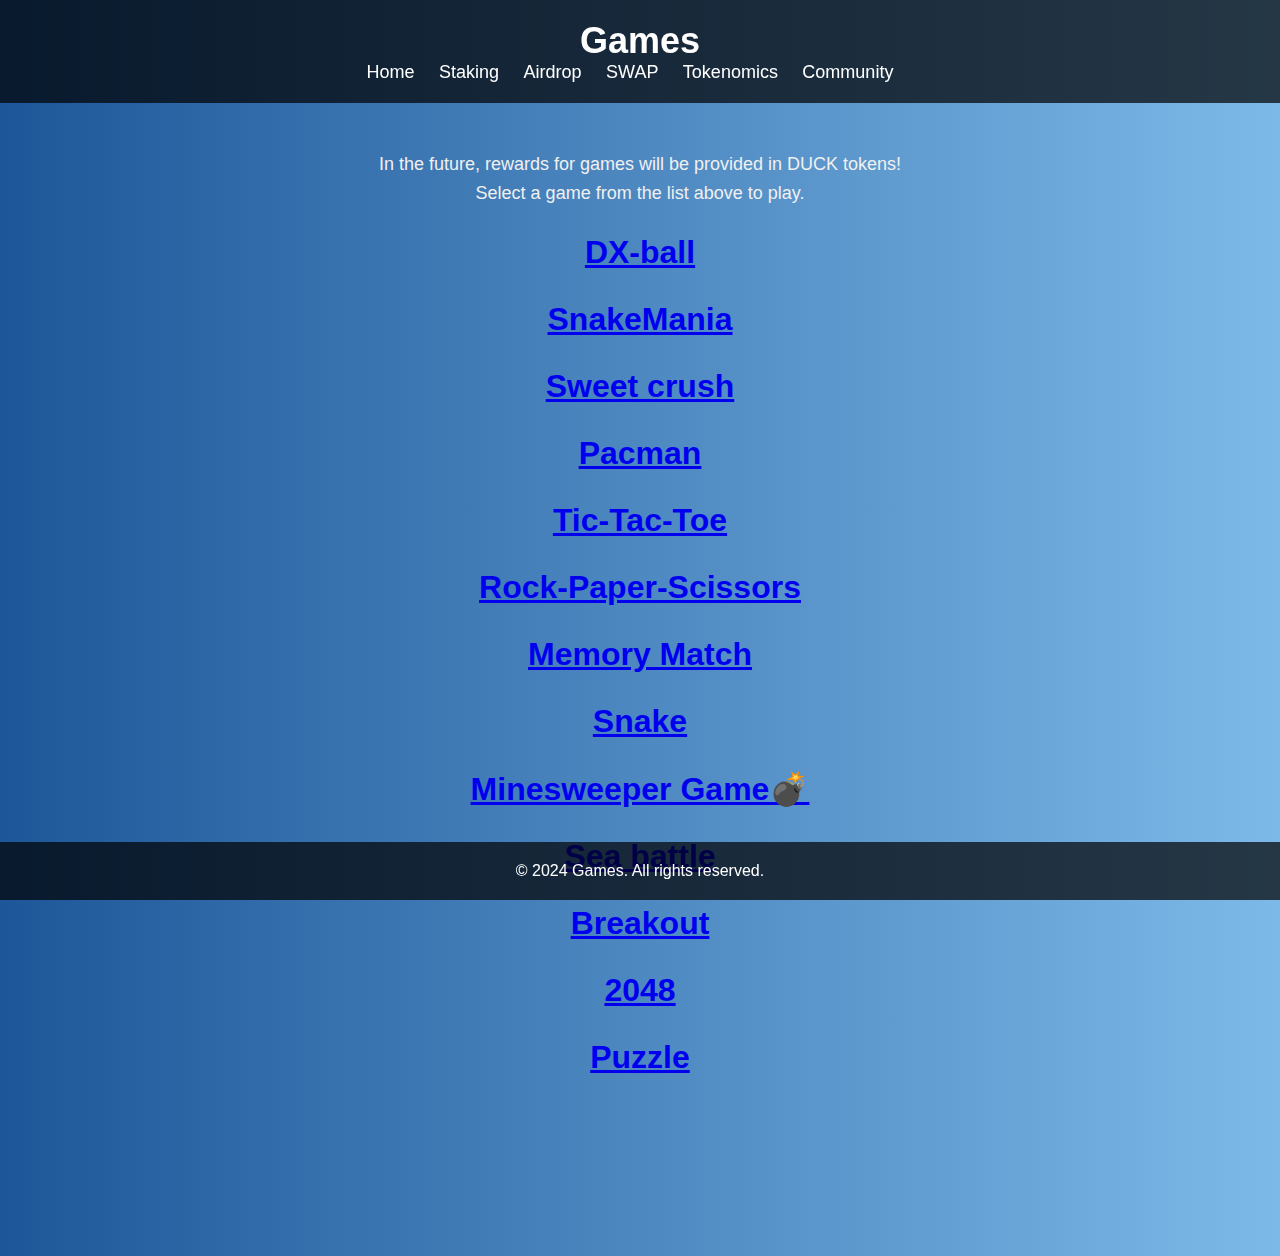
<file: Games/games.html>
<!DOCTYPE html>
<html lang="en">
<head>
    <meta charset="UTF-8">
    <meta name="viewport" content="width=device-width, initial-scale=1.0">
    <title>Games</title>
    <style>
        body {
            font-family: 'Segoe UI', Tahoma, Geneva, Verdana, sans-serif;
            margin: 0;
            padding: 0;
            background-image: linear-gradient(to right, #1e5799, #7db9e8);
            color: #333;
        }
        header {
            background-color: rgba(0, 0, 0, 0.7);
            color: #fff;
            padding: 20px 0;
            text-align: center;
            position: fixed;
            width: 100%;
            z-index: 1000;
        }
        header h1 {
            margin: 0;
            font-size: 36px;
            font-weight: bold;
        }
        nav ul {
            list-style-type: none;
            margin: 0;
            padding: 0;
        }
        nav ul li {
            display: inline;
            margin-right: 20px;
        }
        nav ul li a {
            text-decoration: none;
            color: #fff;
            font-size: 18px;
            transition: all 0.3s ease;
        }
        nav ul li a:hover {
            color: #ffeb3b;
        }
        section {
            padding: 150px 0;
            text-align: center;
        }
        section h2 {
            font-size: 32px;
            color: #fff;
            margin-bottom: 30px;
        }
        section p {
            font-size: 18px;
            line-height: 1.6;
            color: #f0f0f0;
            margin: 0 auto;
            max-width: 600px;
        }
        footer {
            background-color: rgba(0, 0, 0, 0.7);
            color: #fff;
            padding: 20px 0;
            text-align: center;
            position: fixed;
            bottom: 0;
            width: 100%;
        }
        footer p {
            margin: 0;
            font-size: 16px;
        }
    </style>
</head>
<body>
    <header>
        <div class="container">
            <h1>Games</h1>
            <nav>
                <ul>
                    <li><a href="https://memeduck.netlify.app/">Home</a></li>
                    <li><a href="https://memeduck.netlify.app/#staking">Staking</a></li>
                    <li><a href="https://memeduck.netlify.app/#airdrop">Airdrop</a></li>
                    <li><a href="https://memeduck.netlify.app/#swap">SWAP</a></li>
                    <li><a href="https://memeduck.netlify.app/#tokenomics">Tokenomics</a></li>
                    <li><a href="https://memeduck.netlify.app/#community">Community</a></li>
                    <!-- Add more games as needed -->
                </ul>
            </nav>
        </div>
    </header>

    <section>
        <div class="container">
            <p>In the future, rewards for games will be provided in DUCK tokens!<p>
            <p>Select a game from the list above to play.</p>
            <h2><a href="DX-ball/Game-new.html">DX-ball</a></h2>
            <h2><a href="snakemania/index.html">SnakeMania</a></h2>
            <h2><a href="Sweetcrush/index.html">Sweet crush</a></h2>
            <h2><a href="pacman.html">Pacman</a></h2>
            <h2><a href="game1.html">Tic-Tac-Toe</a></h2>
            <h2><a href="game2.html">Rock-Paper-Scissors</a></h2>
            <h2><a href="game3.html">Memory Match</a></h2>
            <h2><a href="snake.html">Snake</a></h2>
            <h2><a href="saper.html">Minesweeper Game💣</a></h2>
            <h2><a href="seabattle.html">Sea battle</a></h2>
            <h2><a href="breakout.html">Breakout</a></h2>
            <h2><a href="2048.html">2048</a></h2>
            <h2><a href="puzzle.html">Puzzle</a></h2>
            <!-- Add more game titles as needed -->
        </div>
    </section>

    <footer>
        <div class="container">
            <p>&copy; 2024 Games. All rights reserved.</p>
        </div>
    </footer>
</body>
</html>
</file>
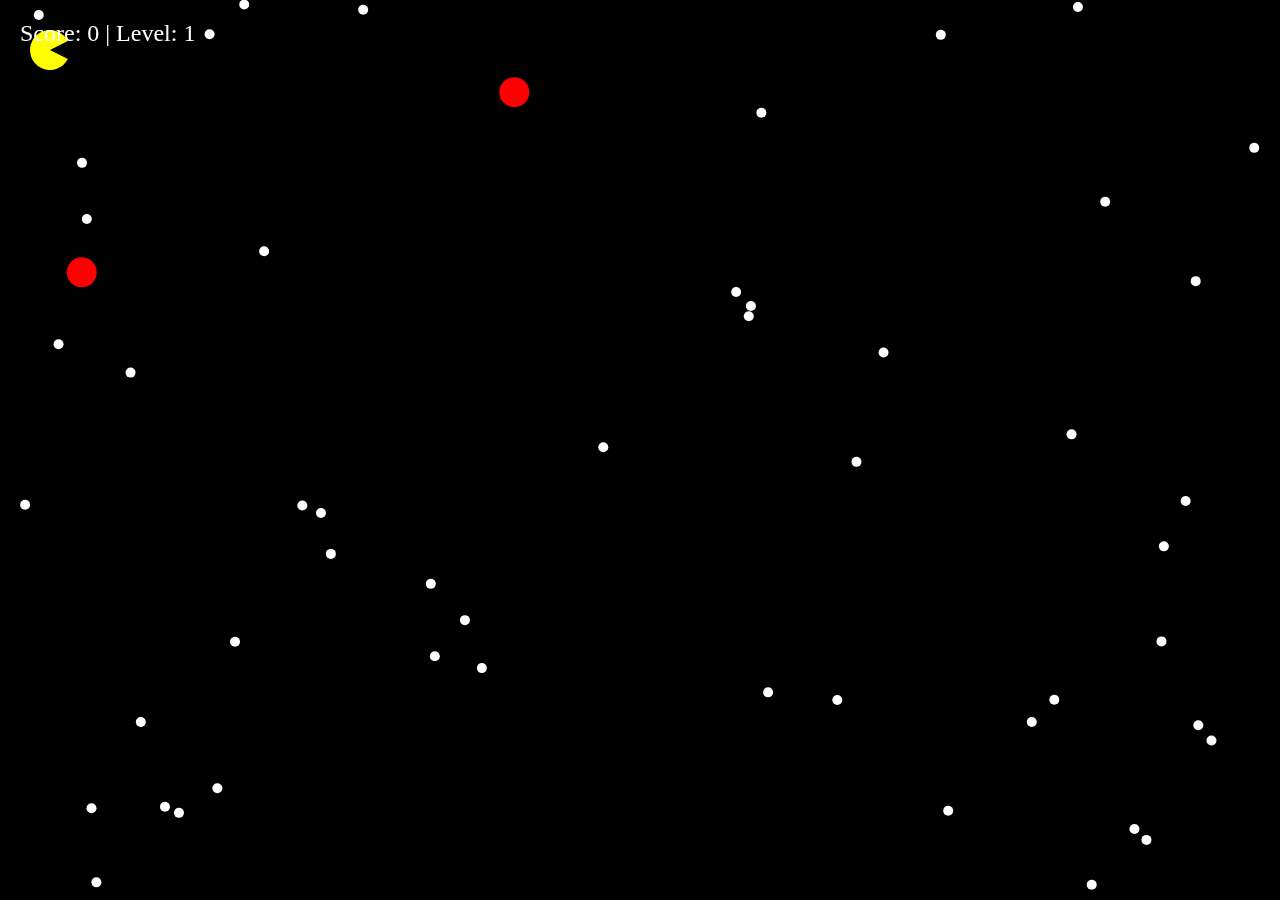
<file: Games/pacman.html>
<!DOCTYPE html>
<html lang="en">
<head>
    <meta charset="UTF-8">
    <meta name="viewport" content="width=device-width, initial-scale=1.0">
    <title>Pacman</title>
    <style>
        body, html {
            margin: 0;
            padding: 0;
            height: 100%;
            overflow: hidden;
        }
        canvas {
            display: block;
            margin: auto;
            background-color: #000;
        }
        #restartButton {
            display: none;
            position: absolute;
            top: 50%;
            left: 50%;
            transform: translate(-50%, -50%);
            padding: 20px;
            font-size: 20px;
            background-color: #4CAF50;
            color: white;
            border: none;
            cursor: pointer;
            border-radius: 5px;
        }
        #restartButton:hover {
            background-color: #45a049;
        }
    </style>
</head>
<body>
    <canvas id="gameCanvas"></canvas>
    <div id="scoreDisplay" style="color: white; font-size: 24px; position: absolute; top: 20px; left: 20px;"></div>
    <button id="restartButton" onclick="restartGame()">Начать сначала</button>

    <script>
        const canvas = document.getElementById('gameCanvas');
        const ctx = canvas.getContext('2d');
        canvas.width = window.innerWidth;
        canvas.height = window.innerHeight;

        let pacman = {
            x: 50,
            y: 50,
            radius: 20,
            mouthOpen: 0,
            mouthDirection: 1,
            speed: 5,
            score: 0,
            level: 1
        };

        let dots = generateDots(50); // Генерируем 50 точек

        let ghosts = [
            { x: 600, y: 100, radius: 15, speed: 2 },
            { x: 100, y: 400, radius: 15, speed: 3 }
        ];

        function generateDots(count) {
            let generatedDots = [];
            for (let i = 0; i < count; i++) {
                generatedDots.push({
                    x: Math.random() * canvas.width,
                    y: Math.random() * canvas.height,
                    radius: 5,
                    eaten: false
                });
            }
            return generatedDots;
        }

        function drawPacman() {
            ctx.beginPath();
            ctx.fillStyle = 'yellow';
            ctx.arc(pacman.x, pacman.y, pacman.radius, pacman.mouthOpen * Math.PI, (2 - pacman.mouthOpen) * Math.PI);
            ctx.lineTo(pacman.x, pacman.y);
            ctx.fill();
            ctx.closePath();
        }

        function drawDot(dot) {
            if (!dot.eaten) {
                ctx.beginPath();
                ctx.fillStyle = 'white';
                ctx.arc(dot.x, dot.y, dot.radius, 0, Math.PI * 2);
                ctx.fill();
                ctx.closePath();
            }
        }

        function drawGhost(ghost) {
            ctx.beginPath();
            ctx.fillStyle = 'red';
            ctx.arc(ghost.x, ghost.y, ghost.radius, 0, Math.PI * 2);
            ctx.fill();
            ctx.closePath();
        }

        function eatDot(dot) {
            if (!dot.eaten && Math.sqrt((dot.x - pacman.x) ** 2 + (dot.y - pacman.y) ** 2) < pacman.radius) {
                dot.eaten = true;
                pacman.score += 10;
                if (dots.every(dot => dot.eaten)) {
                    nextLevel();
                }
            }
        }

        function checkCollision(ghost) {
            return Math.sqrt((ghost.x - pacman.x) ** 2 + (ghost.y - pacman.y) ** 2) < pacman.radius + ghost.radius;
        }

        function update() {
            pacman.mouthOpen += 0.05 * pacman.mouthDirection;
            if (pacman.mouthOpen > 0.5 || pacman.mouthOpen < 0) {
                pacman.mouthDirection *= -1;
            }

            if (keys.ArrowUp) {
                if (pacman.y <= 0) {
                    pacman.y = canvas.height;
                } else {
                    pacman.y -= pacman.speed;
                }
            }
            if (keys.ArrowDown) {
                if (pacman.y >= canvas.height) {
                    pacman.y = 0;
                } else {
                    pacman.y += pacman.speed;
                }
            }
            if (keys.ArrowLeft) {
                if (pacman.x <= 0) {
                    pacman.x = canvas.width;
                } else {
                    pacman.x -= pacman.speed;
                }
            }
            if (keys.ArrowRight) {
                if (pacman.x >= canvas.width) {
                    pacman.x = 0;
                } else {
                    pacman.x += pacman.speed;
                }
            }

            dots.forEach(dot => eatDot(dot));

            ghosts.forEach(ghost => {
                if (checkCollision(ghost)) {
                    // Game over
                    canvas.style.display = 'none';
                    restartButton.style.display = 'block';
                }

                let dx = pacman.x - ghost.x;
                let dy = pacman.y - ghost.y;
                let distance = Math.sqrt(dx * dx + dy * dy);
                let nx = dx / distance;
                let ny = dy / distance;
                ghost.x += nx * ghost.speed;
                ghost.y += ny * ghost.speed;
            });

            ctx.clearRect(0, 0, canvas.width, canvas.height);
            drawPacman();
            dots.forEach(dot => drawDot(dot));
            ghosts.forEach(ghost => drawGhost(ghost));

            document.getElementById('scoreDisplay').innerText = `Score: ${pacman.score} | Level: ${pacman.level}`;

            requestAnimationFrame(update);
        }

        const keys = {};
        window.addEventListener("keydown", function (e) {
            keys[e.key] = true;
        });
        window.addEventListener("keyup", function (e) {
            keys[e.key] = false;
        });

        function nextLevel() {
            pacman.level++;
            pacman.score += 100;
            dots = generateDots(50 + pacman.level * 10); // Увеличиваем количество точек на каждом уровне
        }

        function restartGame() {
            canvas.style.display = 'block';
            restartButton.style.display = 'none';
            pacman = {
                x: 50,
                y: 50,
                radius: 20,
                mouthOpen: 0,
                mouthDirection: 1,
                speed: 5,
                score: 0,
                level: 1
            };
            dots = generateDots(50); // Возвращаем начальное количество точек
            update();
        }

        update();
    </script>
</body>
</html>
</file>
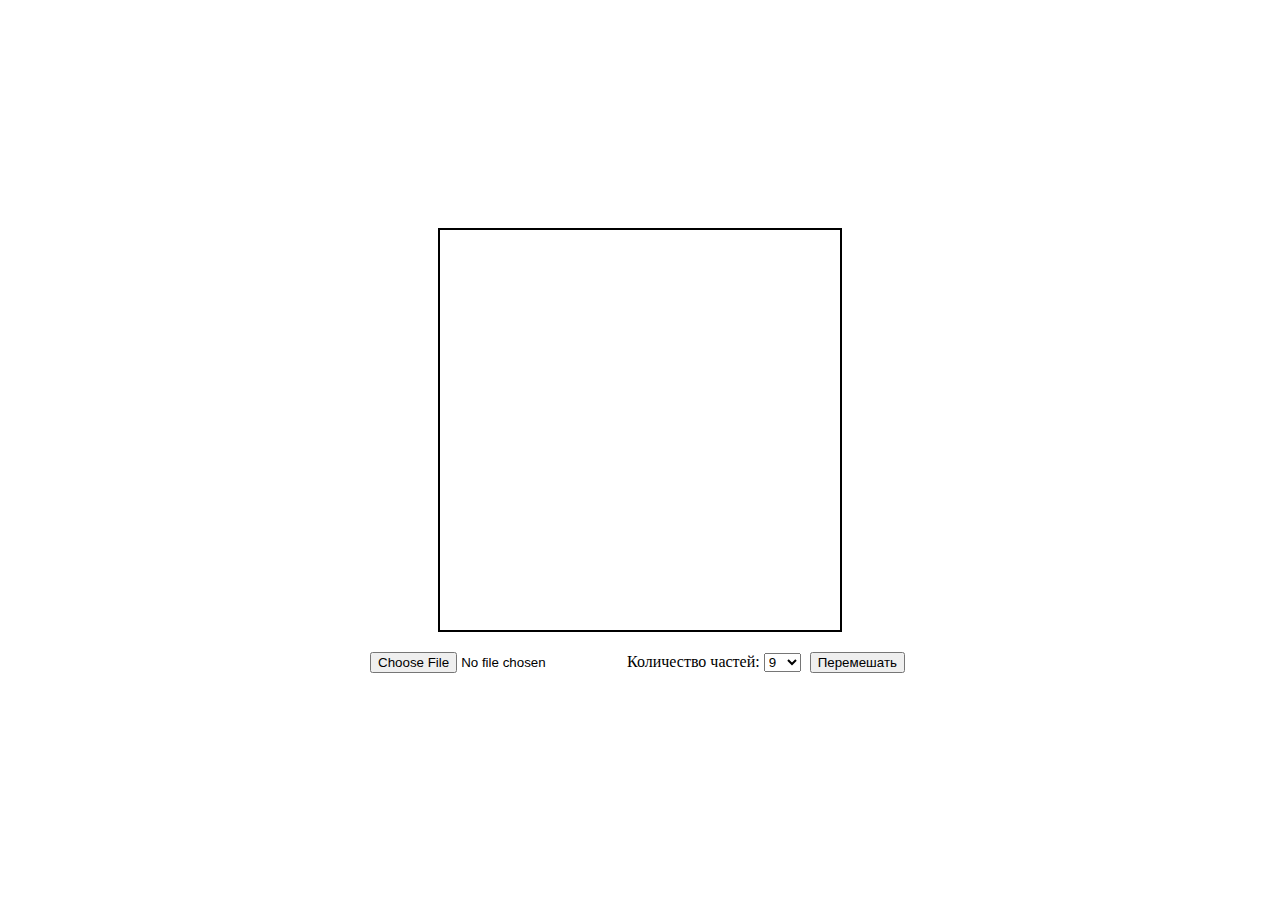
<file: Games/puzzle.html>
<!DOCTYPE html>
<html lang="en">
<head>
<meta charset="UTF-8">
<meta name="viewport" content="width=device-width, initial-scale=1.0">
<title>Puzzle Game</title>
<style>
  body {
    display: flex;
    flex-direction: column;
    align-items: center;
    justify-content: center;
    height: 100vh;
    margin: 0;
  }
  #puzzle-container {
    position: relative;
    border: 2px solid #000;
    overflow: hidden;
    width: 400px;
    height: 400px;
  }
  .puzzle-piece {
    position: absolute;
    border: 2px solid #fff;
    cursor: pointer;
    transition: all 0.3s ease-in-out;
  }
  #controls {
    margin-top: 20px;
  }
  button {
    margin: 0 5px;
  }
</style>
</head>
<body>

<div id="puzzle-container"></div>
<div id="controls">
  <input type="file" id="imageLoader" accept="image/*">
  <label for="pieceNumber">Количество частей:</label>
  <select id="pieceNumber">
    <option value="9">9</option>
    <option value="16">16</option>
    <option value="25">25</option>
    <option value="36">36</option>
    <option value="81">81</option>
  </select>
  <button id="shuffleBtn">Перемешать</button>
</div>

<script>
  const puzzleContainer = document.getElementById('puzzle-container');
  const imageLoader = document.getElementById('imageLoader');
  const shuffleBtn = document.getElementById('shuffleBtn');
  const pieceNumberSelect = document.getElementById('pieceNumber');

  let imageWidth, imageHeight, pieceWidth, pieceHeight;

  function initPuzzle(image) {
    const piecesNumber = parseInt(pieceNumberSelect.value);
    const rowsCols = Math.sqrt(piecesNumber);

    imageWidth = 400; // Изменяем ширину изображения на размер контейнера
    imageHeight = 400; // Изменяем высоту изображения на размер контейнера
    pieceWidth = imageWidth / rowsCols; // Делим картинку на квадраты
    pieceHeight = imageHeight / rowsCols; 

    for (let i = 0; i < piecesNumber; i++) {
      const piece = document.createElement('div');
      piece.classList.add('puzzle-piece');
      piece.id = `piece-${i}`; // Присваиваем каждому куску пазла уникальный id
      piece.style.width = pieceWidth + 'px';
      piece.style.height = pieceHeight + 'px';
      piece.style.backgroundImage = `url(${image.src})`;
      piece.style.backgroundSize = `${imageWidth}px ${imageHeight}px`; // Устанавливаем размер фонового изображения
      piece.style.backgroundPosition = `-${pieceWidth * (i % rowsCols)}px -${pieceHeight * Math.floor(i / rowsCols)}px`;
      piece.style.left = `${pieceWidth * (i % rowsCols)}px`;
      piece.style.top = `${pieceHeight * Math.floor(i / rowsCols)}px`;
      piece.setAttribute('draggable', true);

      piece.addEventListener('dragstart', dragStart);
      piece.addEventListener('dragover', dragOver);
      piece.addEventListener('drop', drop);

      puzzleContainer.appendChild(piece);
    }
  }

  function dragStart(event) {
    event.dataTransfer.setData('text', event.target.id);
  }

  function dragOver(event) {
    event.preventDefault();
  }

  function drop(event) {
    event.preventDefault();
    const data = event.dataTransfer.getData('text');
    const draggedElement = document.getElementById(data);
    const droppedElement = event.target;

    const tempLeft = draggedElement.style.left;
    const tempTop = draggedElement.style.top;
    draggedElement.style.left = droppedElement.style.left;
    draggedElement.style.top = droppedElement.style.top;
    droppedElement.style.left = tempLeft;
    droppedElement.style.top = tempTop;
  }

  function shufflePieces() {
    const pieces = document.querySelectorAll('.puzzle-piece');
    const shuffledPieces = Array.from(pieces).sort(() => Math.random() - 0.5);
    const rowsCols = Math.sqrt(shuffledPieces.length);
    shuffledPieces.forEach((piece, index) => {
      const col = index % rowsCols;
      const row = Math.floor(index / rowsCols);
      const randomPositionX = col * pieceWidth;
      const randomPositionY = row * pieceHeight;
      piece.style.left = `${randomPositionX}px`;
      piece.style.top = `${randomPositionY}px`;
    });
  }

  imageLoader.addEventListener('change', function(event) {
    const file = event.target.files[0];
    const reader = new FileReader();

    reader.onload = function(event) {
      const image = new Image();
      image.onload = function() {
        puzzleContainer.innerHTML = ''; // Очищаем предыдущие пазлы
        initPuzzle(image);
      };
      image.src = event.target.result;
    };

    reader.readAsDataURL(file);
  });

  pieceNumberSelect.addEventListener('change', function() {
    if (imageLoader.files[0]) {
      const file = imageLoader.files[0];
      const reader = new FileReader();
      reader.onload = function(event) {
        const image = new Image();
        image.onload = function() {
          puzzleContainer.innerHTML = ''; // Очищаем предыдущие пазлы
          initPuzzle(image);
        };
        image.src = event.target.result;
      };
      reader.readAsDataURL(file);
    }
  });

  shuffleBtn.addEventListener('click', shufflePieces);
</script>

</body>
</html>
</file>
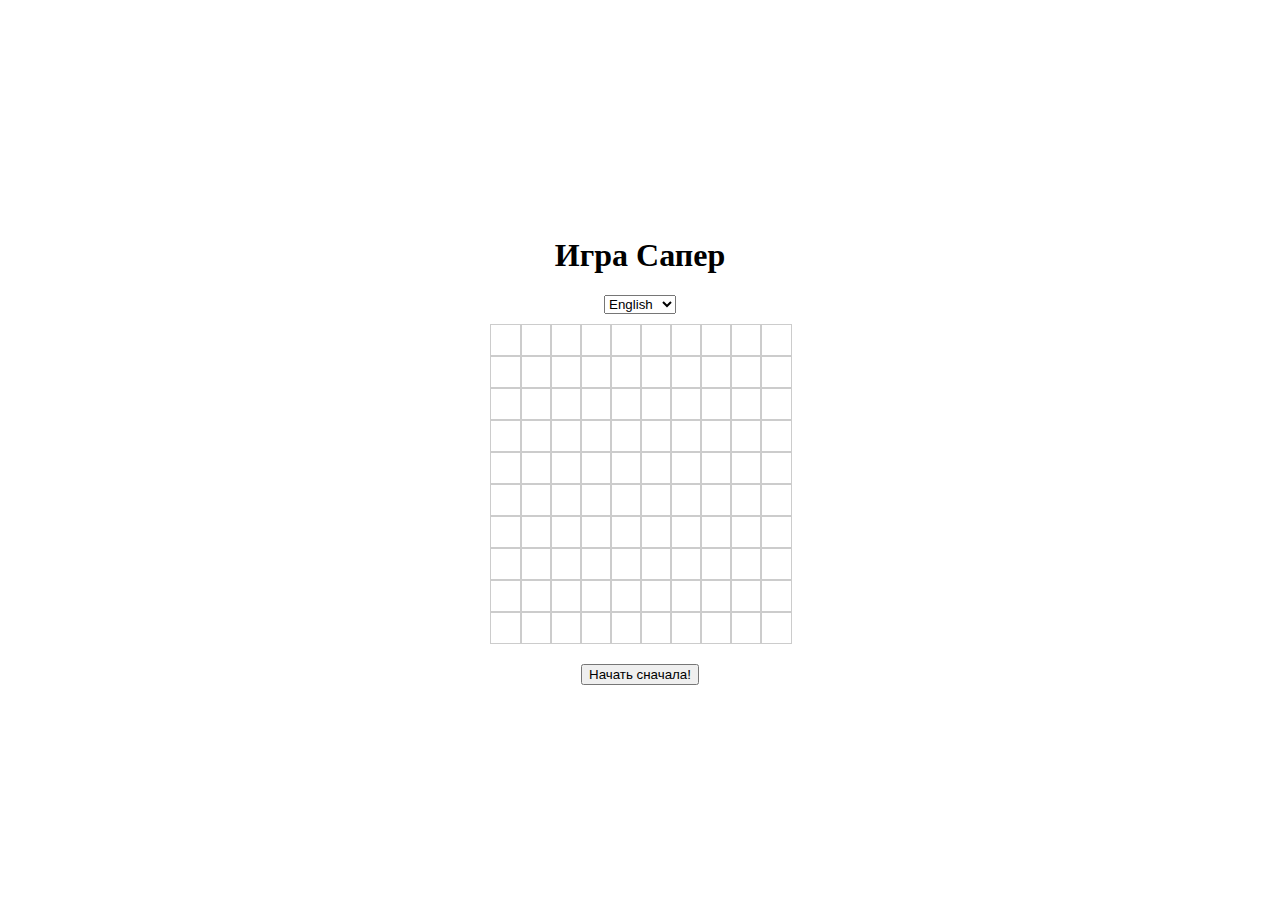
<file: Games/saper.html>
<!DOCTYPE html>
<html lang="ru">
<head>
<meta charset="UTF-8">
<meta name="viewport" content="width=device-width, initial-scale=1.0">
<title>Сапер</title>
<style>
    body {
        display: flex;
        justify-content: center;
        align-items: center;
        height: 100vh;
        margin: 0;
    }
    .game-container {
        text-align: center;
    }
    .board {
        display: grid;
        grid-template-columns: repeat(10, 30px);
        margin-bottom: 20px;
    }
    .cell {
        width: 30px;
        height: 30px;
        border: 1px solid #ccc;
        text-align: center;
        line-height: 30px;
        cursor: pointer;
    }
    select {
        margin-bottom: 10px;
    }
</style>
</head>
<body>
<div class="game-container">
    <h1>Игра Сапер</h1>
    <select onchange="changeLanguage(this.value)">
        <option value="en">English</option>
        <option value="ru">Русский</option>
        <option value="ar">العربية</option>
        <option value="hi">हिन्दी</option>
        <option value="zh">中文</option>
    </select>
    <div class="board"></div>
    <button onclick="restartGame()">Начать сначала!</button>
</div>

<script>
document.addEventListener('DOMContentLoaded', function() {
    initializeBoard();
});

function changeLanguage(lang) {
    document.documentElement.lang = lang;
    if (lang === 'ar') {
        document.querySelector('h1').textContent = 'لعبة الساحر';
        document.querySelector('button').textContent = 'ابدأ مرة أخرى!';
    } else if (lang === 'hi') {
        document.querySelector('h1').textContent = 'माइन्सवीपर खेलें';
        document.querySelector('button').textContent = 'फिर से शुरू करें!';
    } else if (lang === 'zh') {
        document.querySelector('h1').textContent = '扫雷游戏';
        document.querySelector('button').textContent = '重新开始！';
    } else if (lang === 'ru') {
        document.querySelector('h1').textContent = 'Игра Сапер';
        document.querySelector('button').textContent = 'Начать сначала!';
    } else {
        document.querySelector('h1').textContent = 'Minesweeper Game';
        document.querySelector('button').textContent = 'Restart Game!';
    }
}

function initializeBoard() {
    const board = document.querySelector('.board');
    const cells = [];
    const size = 10;
    const bombCount = 20;
    let bombs = [];
    let revealedCount = 0;

    function placeBombs() {
        while (bombs.length < bombCount) {
            const row = Math.floor(Math.random() * size);
            const col = Math.floor(Math.random() * size);
            const isBomb = bombs.some(bomb => bomb.row === row && bomb.col === col);
            if (!isBomb) {
                bombs.push({ row, col });
            }
        }
    }

    function cellClick(event) {
        const cell = event.target;
        if (cell.dataset.state === 'hidden') {
            const row = parseInt(cell.dataset.row);
            const col = parseInt(cell.dataset.col);
            if (bombs.some(bomb => bomb.row === row && bomb.col === col)) {
                gameOver();
            } else {
                revealCell(row, col);
            }
        }
    }

    function revealCell(row, col) {
        const cell = cells.find(cell => parseInt(cell.dataset.row) === row && parseInt(cell.dataset.col) === col);
        if (!cell || cell.dataset.state !== 'hidden') return;

        const bombCount = countAdjacentBombs(row, col);
        cell.textContent = bombCount > 0 ? bombCount : '';
        cell.dataset.state = 'revealed';
        revealedCount++;

        if (bombCount === 0) {
            const neighbors = getNeighborCells(row, col);
            neighbors.forEach(neighbor => {
                revealCell(neighbor.row, neighbor.col);
            });
        }

        if (revealedCount === size * size - bombs.length) {
            gameWon();
        }
    }

    function countAdjacentBombs(row, col) {
        let count = 0;
        const neighbors = getNeighborCells(row, col);
        neighbors.forEach(neighbor => {
            if (bombs.some(bomb => bomb.row === neighbor.row && bomb.col === neighbor.col)) {
                count++;
            }
        });
        return count;
    }

    function getNeighborCells(row, col) {
        const neighbors = [];
        for (let i = row - 1; i <= row + 1; i++) {
            for (let j = col - 1; j <= col + 1; j++) {
                if (i >= 0 && i < size && j >= 0 && j < size && !(i === row && j === col)) {
                    neighbors.push({ row: i, col: j });
                }
            }
        }
        return neighbors;
    }

    function gameOver() {
        alert('Вы проиграли!');
        revealAllBombs();
    }

    function gameWon() {
        alert('Поздравляем! Вы выиграли!');
        revealAllBombs();
    }

    function revealAllBombs() {
        bombs.forEach(bomb => {
            const cell = cells.find(cell => parseInt(cell.dataset.row) === bomb.row && parseInt(cell.dataset.col) === bomb.col);
            cell.textContent = '💣';
        });
    }

    function createBoard() {
        for (let i = 0; i < size; i++) {
            for (let j = 0; j < size; j++) {
                const cell = document.createElement('div');
                cell.classList.add('cell');
                cell.dataset.row = i;
                cell.dataset.col = j;
                cell.dataset.state = 'hidden';
                cell.addEventListener('click', cellClick);
                board.appendChild(cell);
                cells.push(cell);
            }
        }
        placeBombs();
    }

    createBoard();
}

function restartGame() {
    location.reload();
}
</script>
</body>
</html>
</file>
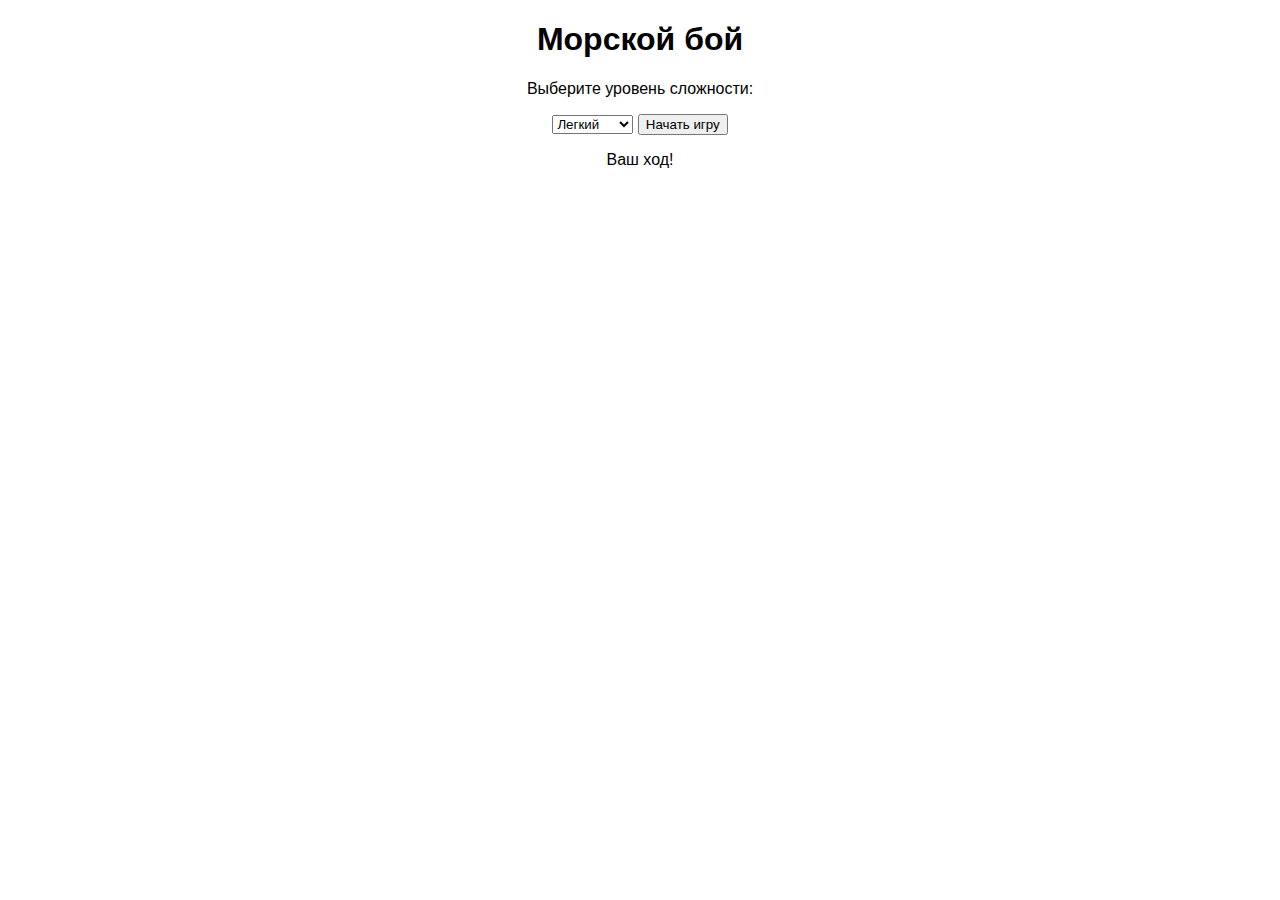
<file: Games/seabattle.html>
<!DOCTYPE html>
<html lang="en">
<head>
<meta charset="UTF-8">
<meta name="viewport" content="width=device-width, initial-scale=1.0">
<title>Морской бой</title>
<style>
  body {
    font-family: Arial, sans-serif;
    text-align: center;
  }
  .board {
    display: inline-block;
    border-collapse: collapse;
    margin-top: 20px;
  }
  .board td {
    width: 50px;
    height: 50px;
    border: 1px solid #000;
    text-align: center;
    font-size: 24px;
    cursor: pointer;
  }
</style>
</head>
<body>
  <h1>Морской бой</h1>
  <p>Выберите уровень сложности:</p>
  <select id="difficulty">
    <option value="5">Легкий</option>
    <option value="7">Средний</option>
    <option value="10">Сложный</option>
  </select>
  <button onclick="startGame()">Начать игру</button>
  <p>Ваш ход!</p>
  <table class="board" id="playerBoard"></table>
  <table class="board" id="enemyBoard"></table>

  <script>
    let boardSize = 5;
    const playerBoard = document.getElementById('playerBoard');
    const enemyBoard = document.getElementById('enemyBoard');
    const playerCells = [];
    const enemyCells = [];
    let playerShips;
    let enemyShips;

    function startGame() {
      boardSize = parseInt(document.getElementById('difficulty').value);
      playerShips = boardSize;
      enemyShips = boardSize;
      createBoards();
      placeShips();
    }

    function createBoards() {
      playerBoard.innerHTML = '';
      enemyBoard.innerHTML = '';
      playerCells.length = 0;
      enemyCells.length = 0;

      for (let i = 0; i < boardSize; i++) {
        const playerRow = playerBoard.insertRow();
        const enemyRow = enemyBoard.insertRow();
        const playerRowCells = [];
        const enemyRowCells = [];
        for (let j = 0; j < boardSize; j++) {
          const playerCell = playerRow.insertCell();
          const enemyCell = enemyRow.insertCell();
          playerCell.addEventListener('click', () => playerAttack(i, j));
          playerRowCells.push(playerCell);
          enemyRowCells.push(enemyCell);
        }
        playerCells.push(playerRowCells);
        enemyCells.push(enemyRowCells);
      }
    }

    function placeShips() {
      for (let i = 0; i < boardSize; i++) {
        const x = Math.floor(Math.random() * boardSize);
        const y = Math.floor(Math.random() * boardSize);
        if (!playerCells[x][y].classList.contains('ship')) {
          playerCells[x][y].classList.add('ship');
        } else {
          i--;
        }
        const x2 = Math.floor(Math.random() * boardSize);
        const y2 = Math.floor(Math.random() * boardSize);
        if (!enemyCells[x2][y2].classList.contains('ship')) {
          enemyCells[x2][y2].classList.add('ship');
        } else {
          i--;
        }
      }
    }

    function playerAttack(x, y) {
      if (enemyCells[x][y].classList.contains('ship')) {
        enemyCells[x][y].style.backgroundColor = 'red';
        enemyCells[x][y].classList.remove('ship');
        enemyShips--;
        if (enemyShips === 0) {
          endGame('Поздравляем! Вы победили!');
        }
      } else {
        enemyCells[x][y].style.backgroundColor = 'gray';
      }
      enemyTurn();
    }

    function enemyTurn() {
      const x = Math.floor(Math.random() * boardSize);
      const y = Math.floor(Math.random() * boardSize);
      if (playerCells[x][y].classList.contains('ship')) {
        playerCells[x][y].style.backgroundColor = 'red';
        playerCells[x][y].classList.remove('ship');
        playerShips--;
        if (playerShips === 0) {
          endGame('К сожалению, вы проиграли.');
        }
      } else {
        playerCells[x][y].style.backgroundColor = 'gray';
      }
    }

    function endGame(message) {
      alert(message);
      for (let i = 0; i < boardSize; i++) {
        for (let j = 0; j < boardSize; j++) {
          playerCells[i][j].removeEventListener('click', () => playerAttack(i, j));
        }
      }
    }
  </script>
</body>
</html>
</file>
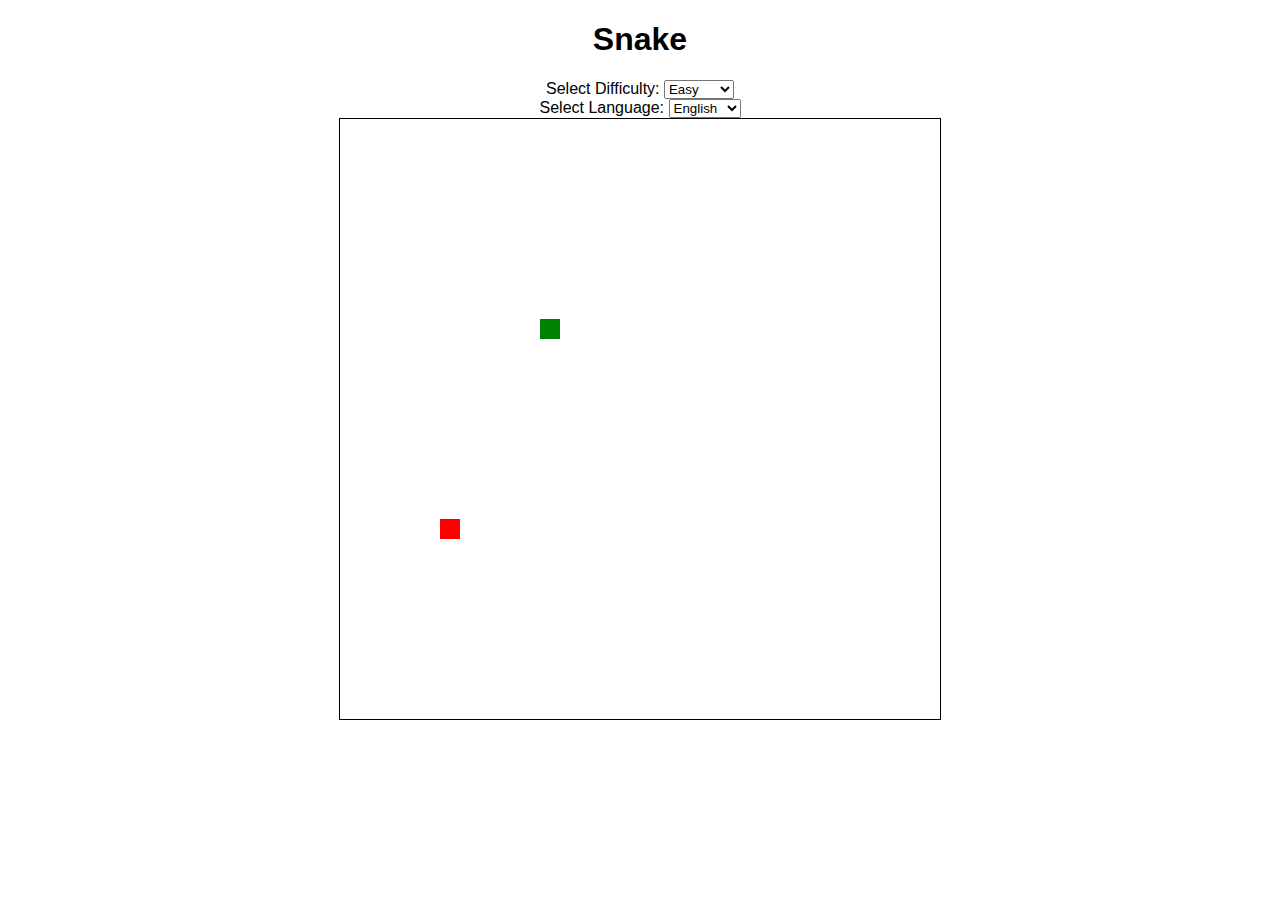
<file: Games/snake.html>
<!DOCTYPE html>
<html lang="en">
<head>
<meta charset="UTF-8">
<meta name="viewport" content="width=device-width, initial-scale=1.0">
<title>Snake</title>
<style>
  body {
    font-family: Arial, sans-serif;
    text-align: center;
  }
  #gameCanvas {
    border: 1px solid black;
    margin: 0 auto;
  }
  #endGameMessage {
    display: none;
    margin-top: 20px;
  }
  #restartButton {
    display: none;
    margin-top: 10px;
    margin-left: auto;
    margin-right: auto;
  }
</style>
</head>
<body>
  <h1 id="title">Snake</h1>
  <div>
    <label for="difficulty" id="difficultyLabel">Select Difficulty:</label>
    <select id="difficulty">
      <option value="easy" data-en="Easy" data-ru="Простой" data-zh="简单" data-ar="سهل">Easy</option>
      <option value="medium" data-en="Medium" data-ru="Средний" data-zh="中等" data-ar="متوسط">Medium</option>
      <option value="hard" data-en="Hard" data-ru="Сложный" data-zh="困难" data-ar="صعب">Hard</option>
    </select>
  </div>
  <div>
    <label for="language" id="languageLabel">Select Language:</label>
    <select id="language">
      <option value="en">English</option>
      <option value="ru">Русский</option>
      <option value="zh">中文</option>
      <option value="ar">العربية</option>
    </select>
  </div>
  <canvas id="gameCanvas" width="600" height="600"></canvas>
  <div id="endGameMessage">Game Over!</div>
  <button id="restartButton">Restart</button>
  
  <script>
    const canvas = document.getElementById('gameCanvas');
    const context = canvas.getContext('2d');
    const box = 20;
    let snake = [{x: 200, y: 200}];
    let food = {x: 0, y: 0};
    let dx = 0;
    let dy = 0;
    let interval = 100;
    let gameInterval;

    function drawSnake() {
      context.clearRect(0, 0, canvas.width, canvas.height);
      context.fillStyle = 'green';
      snake.forEach(segment => {
        context.fillRect(segment.x, segment.y, box, box);
      });
    }

    function moveSnake() {
      const head = {x: snake[0].x + dx, y: snake[0].y + dy};
      snake.unshift(head);
      if (head.x === food.x && head.y === food.y) {
        generateFood();
      } else {
        snake.pop();
      }
    }

    function generateFood() {
      food.x = Math.floor(Math.random() * (canvas.width / box)) * box;
      food.y = Math.floor(Math.random() * (canvas.height / box)) * box;
    }

    function drawFood() {
      context.fillStyle = 'red';
      context.fillRect(food.x, food.y, box, box);
    }

    function checkCollision() {
      if (
        snake[0].x < 0 || 
        snake[0].x >= canvas.width || 
        snake[0].y < 0 || 
        snake[0].y >= canvas.height ||
        snake.slice(1).some(segment => segment.x === snake[0].x && segment.y === snake[0].y)
      ) {
        clearInterval(gameInterval);
        document.getElementById('endGameMessage').style.display = 'block';
        document.getElementById('restartButton').style.display = 'block';
      }
    }

    function resetGame() {
      snake = [{x: 200, y: 200}];
      dx = 0;
      dy = 0;
      interval = 100;
      generateFood();
      document.getElementById('endGameMessage').style.display = 'none';
      document.getElementById('restartButton').style.display = 'none';
      gameInterval = setInterval(gameLoop, interval);
    }

    function gameLoop() {
      drawSnake();
      moveSnake();
      drawFood();
      checkCollision();
    }

    generateFood();
    resetGame();

    document.addEventListener('keydown', function(event) {
      if (event.key === 'ArrowUp' && dy === 0) {
        dx = 0;
        dy = -box;
      } else if (event.key === 'ArrowDown' && dy === 0) {
        dx = 0;
        dy = box;
      } else if (event.key === 'ArrowLeft' && dx === 0) {
        dx = -box;
        dy = 0;
      } else if (event.key === 'ArrowRight' && dx === 0) {
        dx = box;
        dy = 0;
      }
    });

    document.getElementById('difficulty').addEventListener('change', function(event) {
      clearInterval(gameInterval);
      const difficulty = event.target.value;
      if (difficulty === 'easy') {
        interval = 150;
      } else if (difficulty === 'medium') {
        interval = 100;
      } else if (difficulty === 'hard') {
        interval = 50;
      }
      resetGame();
    });

    document.getElementById('language').addEventListener('change', function(event) {
      const lang = event.target.value;
      document.getElementById('title').textContent = lang === 'en' ? 'Snake' : (lang === 'ru' ? 'Змейка' : (lang === 'zh' ? '蛇' : 'الثعبان'));
      document.getElementById('difficultyLabel').textContent = lang === 'en' ? 'Select Difficulty:' : (lang === 'ru' ? 'Выберите сложность:' : (lang === 'zh' ? '选择难度：' : 'اختر الصعوبة:'));
      document.getElementById('languageLabel').textContent = lang === 'en' ? 'Select Language:' : (lang === 'ru' ? 'Выберите язык:' : (lang === 'zh' ? '选择语言：' : 'اختر اللغة:'));
      
      // переводим уровни сложности
      const difficultyOptions = document.querySelectorAll('#difficulty option');
      difficultyOptions.forEach(option => {
        option.textContent = lang === 'en' ? option.dataset.en : (lang === 'ru' ? option.dataset.ru : (lang === 'zh' ? option.dataset.zh : option.dataset.ar));
      });

      // переводим сообщение о конце игры и текст кнопки
      document.getElementById('endGameMessage').textContent = lang === 'en' ? 'Game Over!' : (lang === 'ru' ? 'Конец игры!' : (lang === 'zh' ? '游戏结束！' : 'نهاية اللعبة!'));
      document.getElementById('restartButton').textContent = lang === 'en' ? 'Restart' : (lang === 'ru' ? 'Начать заново' : (lang === 'zh' ? '重新开始' : 'إعادة تشغيل'));
    });

    document.getElementById('restartButton').addEventListener('click', resetGame);
  </script>
</body>
</html>
</file>
<file: Games/Sweetcrush/style.css>
.grid {
    height: 560px;
    min-width: 560px;
    display: flex;
    flex-wrap: wrap;
    margin-left: 80px;
    margin-top: 50px;
    background-color: rgba(109, 127, 151, 0.5);
    padding:5px;
    border-radius: 10px;
    box-shadow: 0 2px 4px rgba(0, 0, 0, 0.5) inset, 0 1px 0 #fff;
    color: #85796b;
}

.grid div {
    height: 70px;
    width: 70px;
}

h3 {
 font-family: "Montserrat", sans-serif;
 text-transform: uppercase;
}

h1 {
 font-family: "Montserrat", sans-serif;
 text-transform: uppercase;
 margin-top: -10px;
}

.invisible {
    background-color: white;
}

body {
  background-image: url("candy-crush-background-2.png");
  max-width: 100vh;
  display: flex;
}

.score-board {
  background-color: pink;
  border-radius: 10px;
  margin-top: 200px;
  margin-left: 200px;
  margin-bottom: 350px;
  min-width: 200px;

  display: flex;
  flex-direction: column;
  justify-content: space-between;
  align-items: center;
  text-align: center;
  background-image: linear-gradient(#FFB6C1, #FFC0CB);
  box-shadow: 0 2px 4px rgba(0, 0, 0, 0.5) inset, 0 1px 0 #fff;
  color: #85796b;
}
</file>
<file: Games/DX-ball/about/style.css>
@import url('https://fonts.googleapis.com/css2?family=Roboto:wght@500;700&display=swap');

body {
	background: rgb(20,20,20) url("imagens/starry-sky-background.jpg");
	overflow: hidden;
	font-family: 'Roboto';
	margin-bottom: 50% 0 0 0;
	position: relative;
	
}

body::after {
	content: '';
	position: fixed;
	top: 0;
	width: 100%;
	height: 50%;
	background: linear-gradient(180deg, rgba(20,20,20,1) 40%, rgba(20,20,20,0) 100%);

}

.wrapper {
	display: flex;
	height: 100%;
	width: 60%;
	margin: 0 auto;
	perspective: 450px;
}

.scroll-text {
	color: #ffc909;
	font-size: 3vw;
	line-height: 1.5em;
	font-weight: bold;
	text-align: justify;
	position: relative;
	animation: scroll 60s linear forwards;
}

h1, h2 {
	text-align: center;
}

@keyframes scroll {
	from { top: 0; transform: translateZ(0) rotateX(20deg) }
	to { top: -7500px; transform: translateZ(-2500px) rotateX(21deg) }
}
</file>
